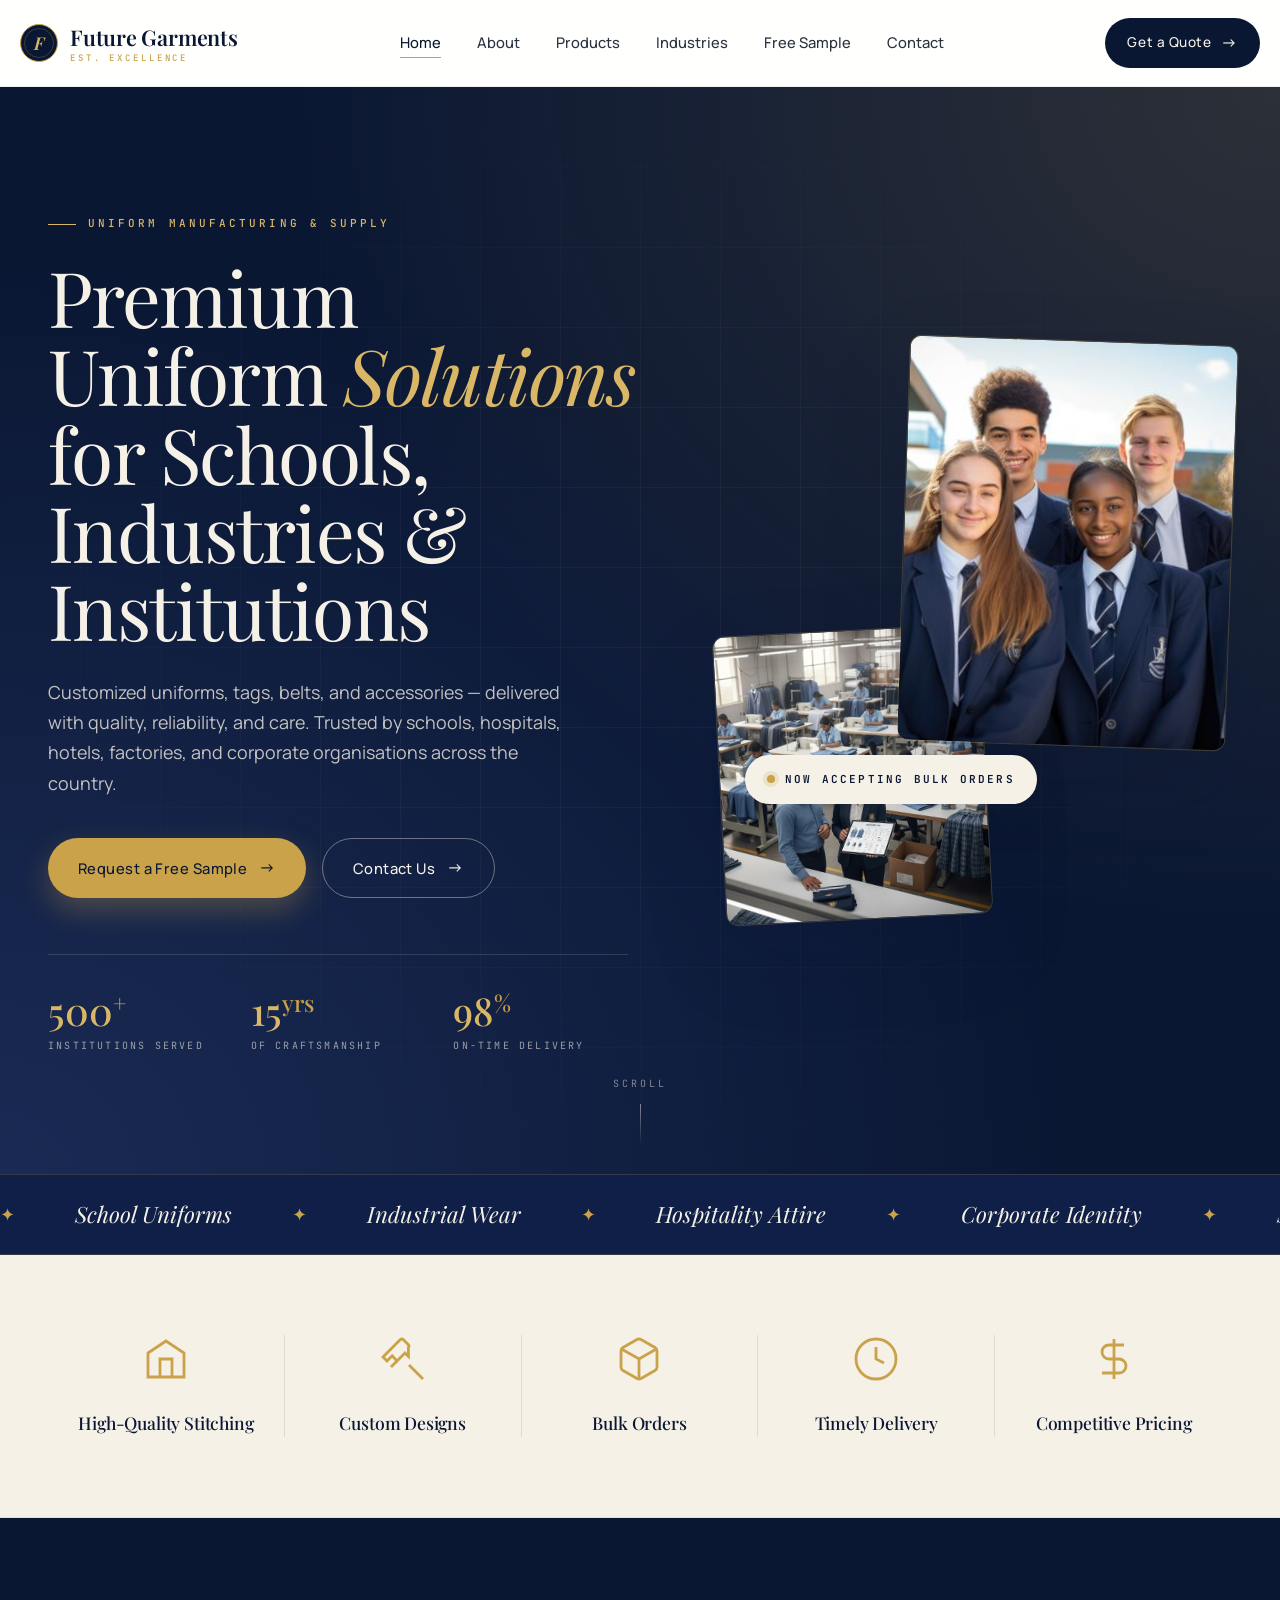
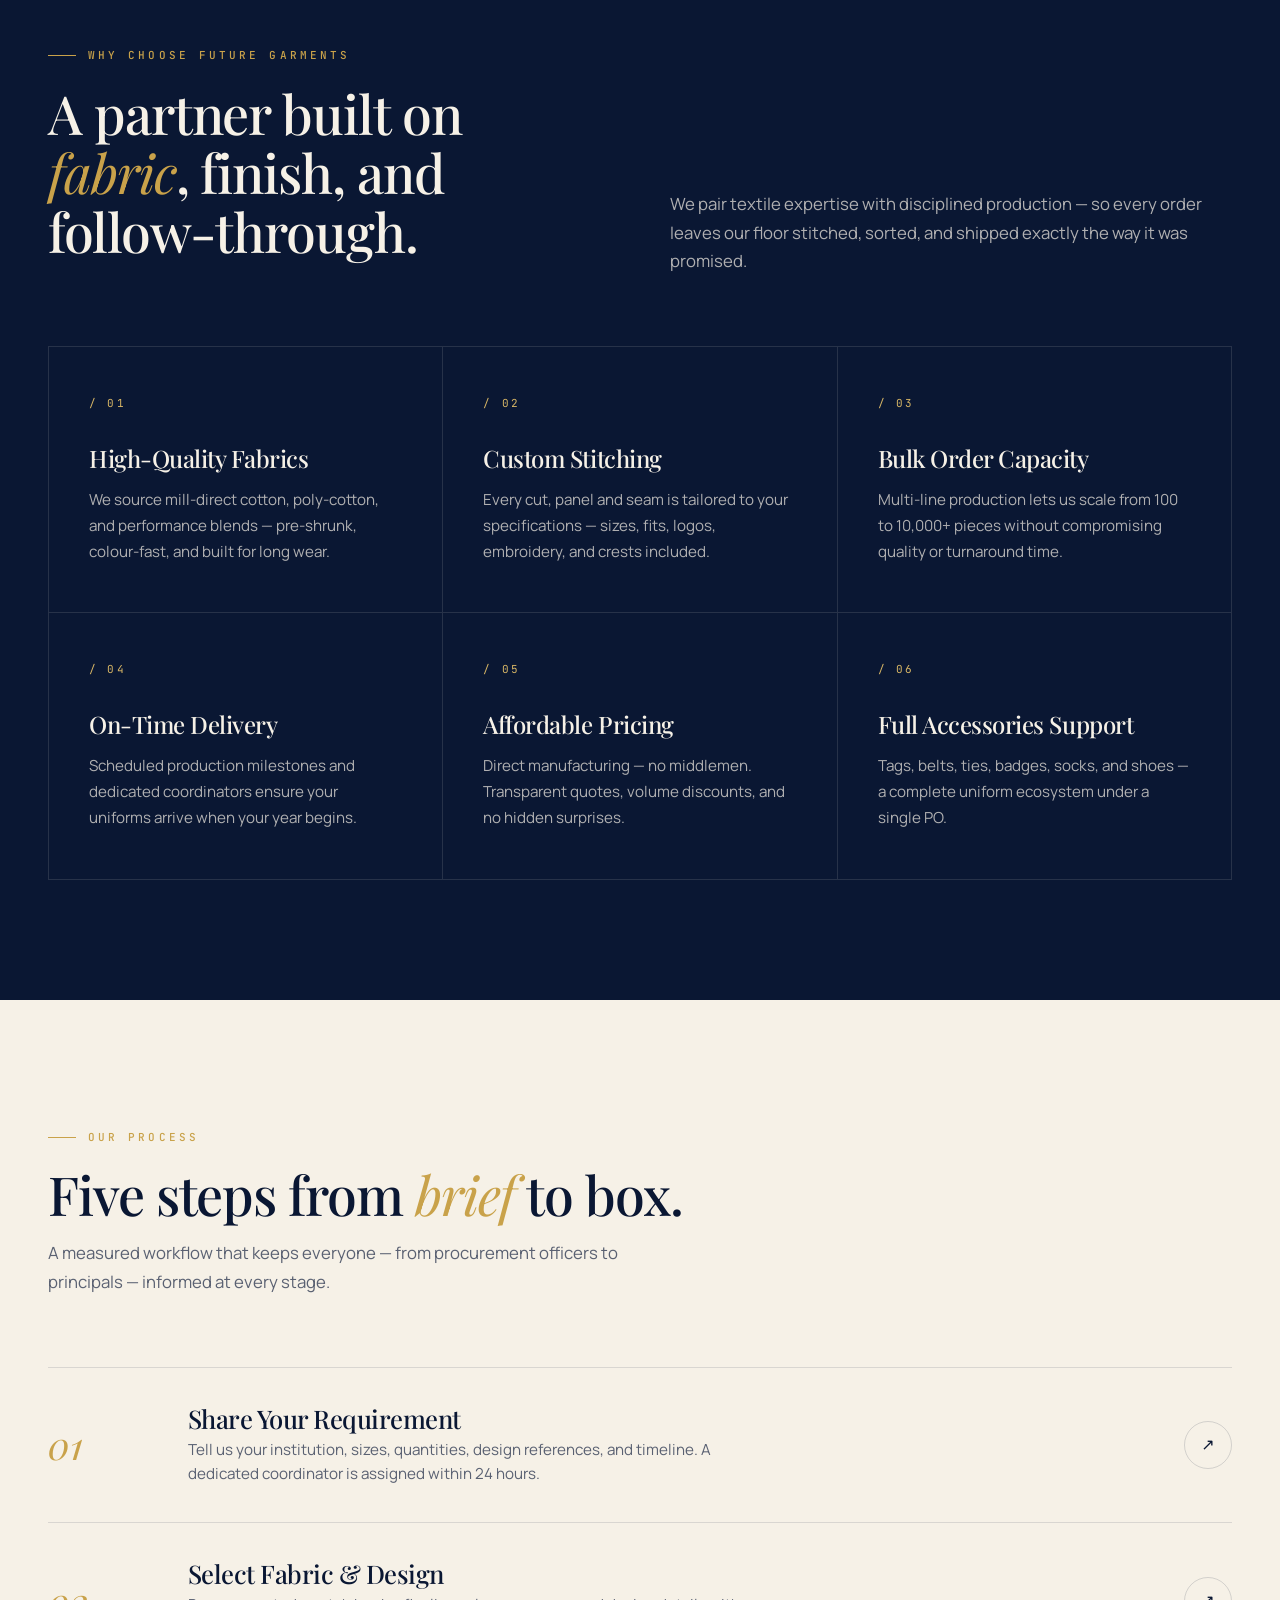
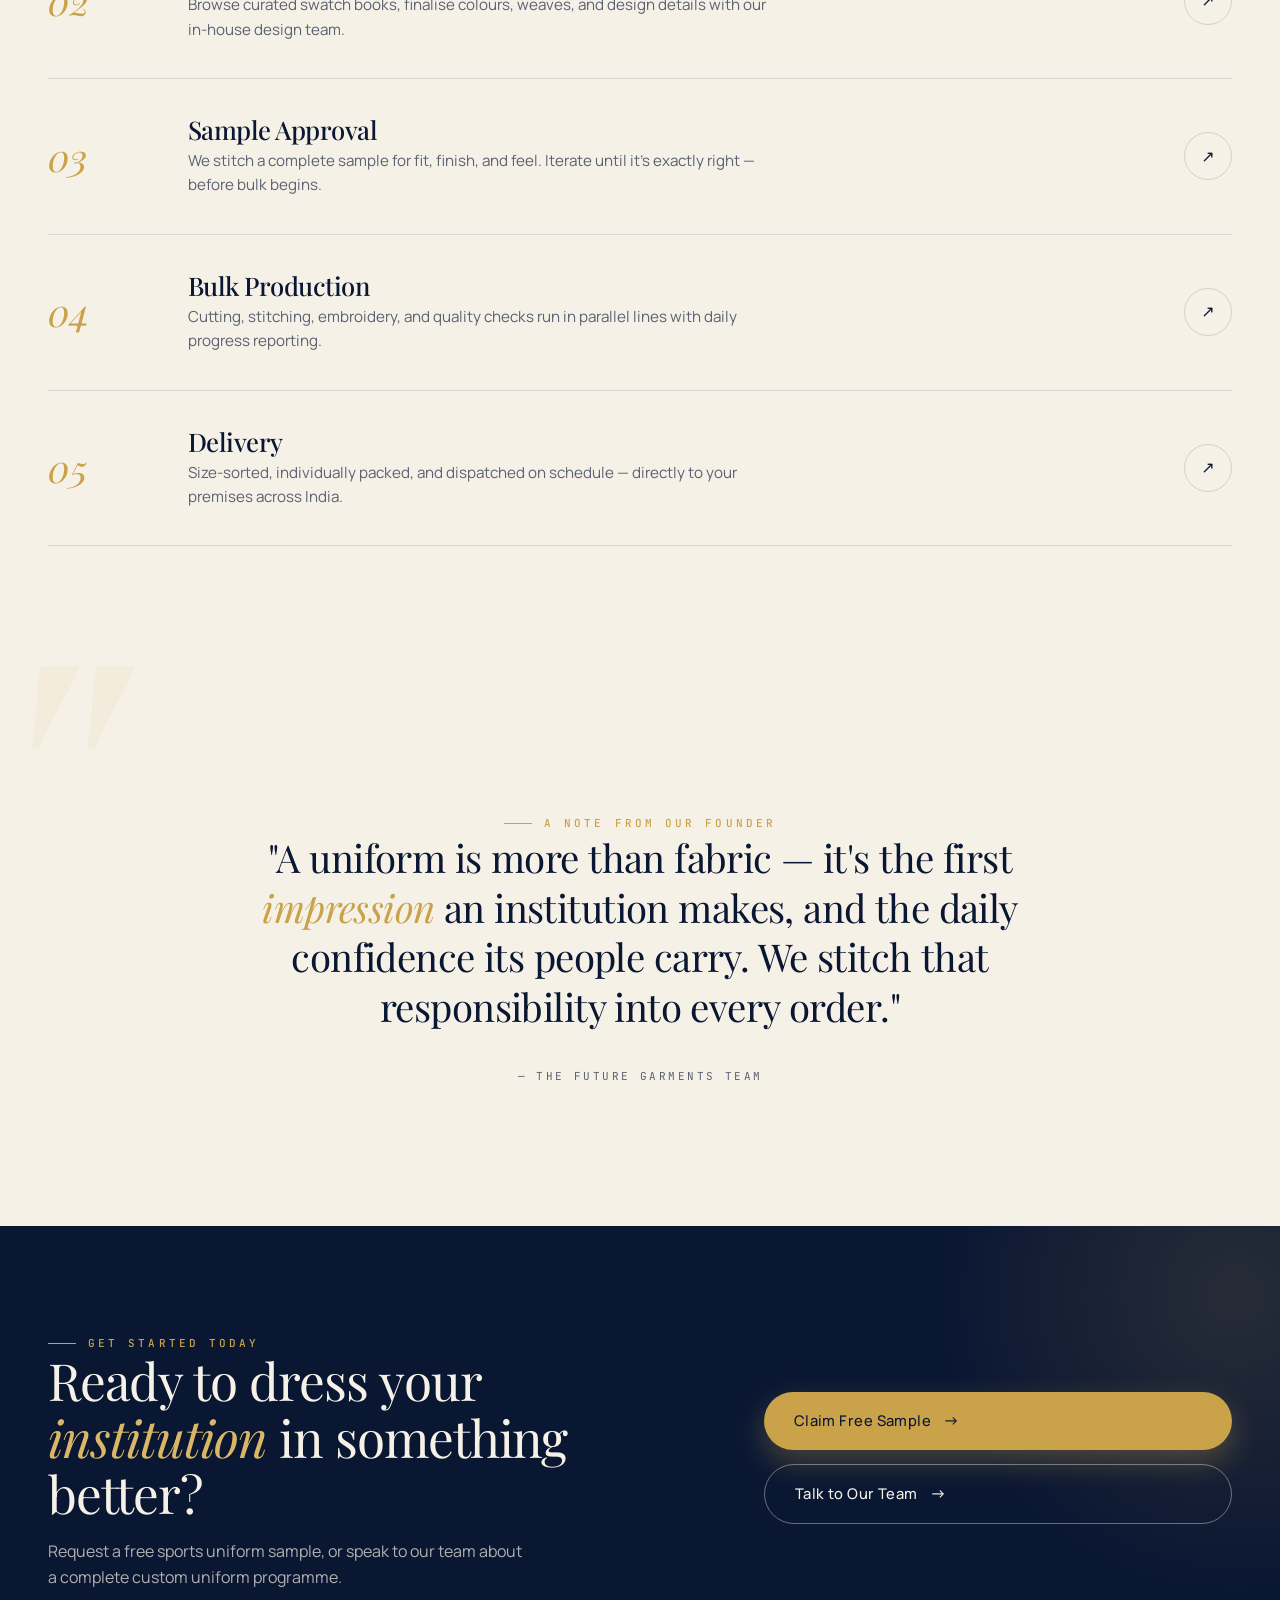
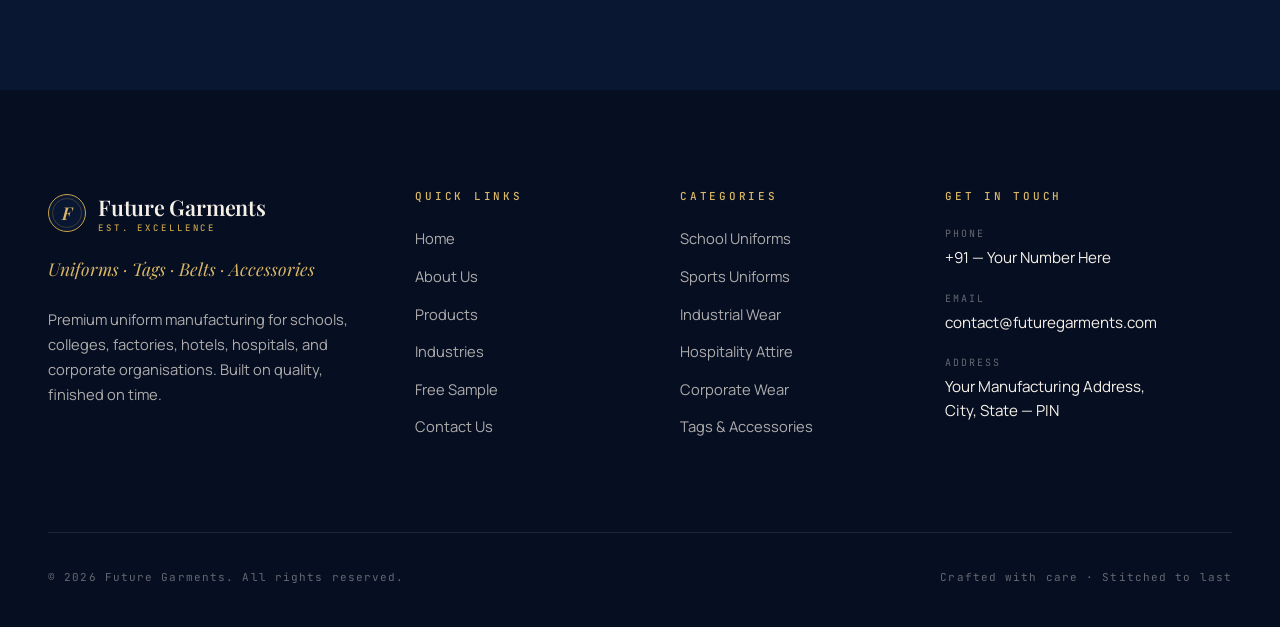
<file: index.html>
<!DOCTYPE html>
<html lang="en">
<head>
<meta charset="UTF-8" />
<meta name="viewport" content="width=device-width, initial-scale=1.0" />
<title>Future Garments — Premium Uniform Solutions for Schools, Industries & Institutions</title>
<meta name="description" content="Future Garments crafts premium uniforms, tags, belts, and accessories for schools, industries, hotels, hospitals, and corporate organisations. Custom designs, bulk orders, on-time delivery." />
<link rel="preconnect" href="https://fonts.googleapis.com" />
<link rel="preconnect" href="https://fonts.gstatic.com" crossorigin />
<link rel="stylesheet" href="https://fonts.googleapis.com/css2?family=Playfair+Display:ital,wght@0,400;0,500;0,600;1,400;1,500&family=Manrope:wght@300;400;500;600;700&family=JetBrains+Mono:wght@400;500&display=swap" />
<link rel="stylesheet" href="styles.css" />
</head>
<body>

<!-- ============== NAV ============== -->
<header class="nav">
  <div class="container nav-inner">
    <a href="index.html" class="brand">
      <span class="brand-mark">F</span>
      <span class="brand-name">
        Future Garments
        <span>Est. Excellence</span>
      </span>
    </a>
    <nav>
      <ul class="nav-links">
        <li><a href="index.html" class="active">Home</a></li>
        <li><a href="about.html">About</a></li>
        <li><a href="products.html">Products</a></li>
        <li><a href="industries.html">Industries</a></li>
        <li><a href="sample.html">Free Sample</a></li>
        <li><a href="contact.html">Contact</a></li>
      </ul>
    </nav>
    <a href="contact.html" class="nav-cta">Get a Quote</a>
    <button class="nav-toggle" aria-label="Toggle menu">
      <svg viewBox="0 0 24 24" fill="none" stroke="currentColor" stroke-width="1.8"><path d="M3 6h18M3 12h18M3 18h18" stroke-linecap="round"/></svg>
    </button>
  </div>
</header>

<!-- ============== HERO ============== -->
<section class="hero">
  <div class="hero-grid-bg"></div>
  <div class="container hero-inner">
    <div class="hero-text">
      <span class="eyebrow reveal">Uniform Manufacturing & Supply</span>
      <h1 class="reveal reveal-delay-1">
        Premium Uniform <em>Solutions</em> for Schools, Industries &amp; Institutions
      </h1>
      <p class="hero-sub reveal reveal-delay-2">
        Customized uniforms, tags, belts, and accessories — delivered with quality, reliability, and care. Trusted by schools, hospitals, hotels, factories, and corporate organisations across the country.
      </p>
      <div class="hero-buttons reveal reveal-delay-3">
        <a href="sample.html" class="btn btn-primary">Request a Free Sample</a>
        <a href="contact.html" class="btn btn-ghost">Contact Us</a>
      </div>
      <div class="hero-meta reveal reveal-delay-4">
        <div>
          <div class="hero-meta-num">500<sup>+</sup></div>
          <div class="hero-meta-label">Institutions Served</div>
        </div>
        <div>
          <div class="hero-meta-num">15<sup>yrs</sup></div>
          <div class="hero-meta-label">Of Craftsmanship</div>
        </div>
        <div>
          <div class="hero-meta-num">98<sup>%</sup></div>
          <div class="hero-meta-label">On-Time Delivery</div>
        </div>
      </div>
    </div>

    <div class="hero-visual reveal reveal-delay-2">
      <div class="hero-card hero-card-1">
        <img src="images/hero-students.png" alt="Students wearing school uniforms" />
      </div>
      <div class="hero-card hero-card-2">
        <img src="images/manufacturing-floor.png" alt="Future Garments manufacturing floor" />
      </div>
      <div class="hero-badge">
        <span class="hero-badge-dot"></span>
        Now Accepting Bulk Orders
      </div>
    </div>
  </div>

  <div class="hero-scroll">Scroll</div>
</section>

<!-- ============== MARQUEE ============== -->
<div class="marquee" aria-hidden="true">
  <div class="marquee-track">
    <span>School Uniforms</span>
    <span>Industrial Wear</span>
    <span>Hospitality Attire</span>
    <span>Corporate Identity</span>
    <span>Sports Kits</span>
    <span>Tags &amp; Belts</span>
    <span>School Uniforms</span>
    <span>Industrial Wear</span>
    <span>Hospitality Attire</span>
    <span>Corporate Identity</span>
    <span>Sports Kits</span>
    <span>Tags &amp; Belts</span>
  </div>
</div>

<!-- ============== HIGHLIGHTS ============== -->
<section class="highlights">
  <div class="container">
    <div class="highlights-grid">
      <div class="highlight-item reveal">
        <svg class="highlight-icon" viewBox="0 0 24 24" fill="none" stroke="currentColor" stroke-width="1.4"><path d="M3 9l9-6 9 6v12H3V9z"/><path d="M9 21V12h6v9"/></svg>
        <div class="highlight-title">High-Quality Stitching</div>
      </div>
      <div class="highlight-item reveal reveal-delay-1">
        <svg class="highlight-icon" viewBox="0 0 24 24" fill="none" stroke="currentColor" stroke-width="1.4"><path d="M14.7 6.3a1 1 0 0 0 0-1.4l-2.6-2.6a1 1 0 0 0-1.4 0L2 11l2 2 2.6-2.6L9 13l4-4 1.7 1.7L14.7 6.3z"/><path d="M22 22l-7-7"/><path d="M9 13l-3 3"/></svg>
        <div class="highlight-title">Custom Designs</div>
      </div>
      <div class="highlight-item reveal reveal-delay-2">
        <svg class="highlight-icon" viewBox="0 0 24 24" fill="none" stroke="currentColor" stroke-width="1.4"><path d="M21 16V8a2 2 0 0 0-1-1.73l-7-4a2 2 0 0 0-2 0l-7 4A2 2 0 0 0 3 8v8a2 2 0 0 0 1 1.73l7 4a2 2 0 0 0 2 0l7-4A2 2 0 0 0 21 16z"/><path d="M3.27 6.96L12 12l8.73-5.04"/><path d="M12 22V12"/></svg>
        <div class="highlight-title">Bulk Orders</div>
      </div>
      <div class="highlight-item reveal reveal-delay-3">
        <svg class="highlight-icon" viewBox="0 0 24 24" fill="none" stroke="currentColor" stroke-width="1.4"><circle cx="12" cy="12" r="10"/><path d="M12 6v6l4 2"/></svg>
        <div class="highlight-title">Timely Delivery</div>
      </div>
      <div class="highlight-item reveal reveal-delay-4">
        <svg class="highlight-icon" viewBox="0 0 24 24" fill="none" stroke="currentColor" stroke-width="1.4"><path d="M12 2v20M17 5H9.5a3.5 3.5 0 0 0 0 7h5a3.5 3.5 0 0 1 0 7H6"/></svg>
        <div class="highlight-title">Competitive Pricing</div>
      </div>
    </div>
  </div>
</section>

<!-- ============== WHY CHOOSE US ============== -->
<section class="section section-dark">
  <div class="container">
    <div class="section-head">
      <div class="reveal">
        <span class="eyebrow">Why Choose Future Garments</span>
        <h2 class="section-title">A partner built on <em>fabric</em>, finish, and follow-through.</h2>
      </div>
      <p class="section-lead reveal reveal-delay-1">
        We pair textile expertise with disciplined production — so every order leaves our floor stitched, sorted, and shipped exactly the way it was promised.
      </p>
    </div>

    <div class="feature-grid">
      <div class="feature-card reveal">
        <div class="feature-num">/ 01</div>
        <h3>High-Quality Fabrics</h3>
        <p>We source mill-direct cotton, poly-cotton, and performance blends — pre-shrunk, colour-fast, and built for long wear.</p>
      </div>
      <div class="feature-card reveal reveal-delay-1">
        <div class="feature-num">/ 02</div>
        <h3>Custom Stitching</h3>
        <p>Every cut, panel and seam is tailored to your specifications — sizes, fits, logos, embroidery, and crests included.</p>
      </div>
      <div class="feature-card reveal reveal-delay-2">
        <div class="feature-num">/ 03</div>
        <h3>Bulk Order Capacity</h3>
        <p>Multi-line production lets us scale from 100 to 10,000+ pieces without compromising quality or turnaround time.</p>
      </div>
      <div class="feature-card reveal reveal-delay-3">
        <div class="feature-num">/ 04</div>
        <h3>On-Time Delivery</h3>
        <p>Scheduled production milestones and dedicated coordinators ensure your uniforms arrive when your year begins.</p>
      </div>
      <div class="feature-card reveal reveal-delay-4">
        <div class="feature-num">/ 05</div>
        <h3>Affordable Pricing</h3>
        <p>Direct manufacturing — no middlemen. Transparent quotes, volume discounts, and no hidden surprises.</p>
      </div>
      <div class="feature-card reveal reveal-delay-4">
        <div class="feature-num">/ 06</div>
        <h3>Full Accessories Support</h3>
        <p>Tags, belts, ties, badges, socks, and shoes — a complete uniform ecosystem under a single PO.</p>
      </div>
    </div>
  </div>
</section>

<!-- ============== PROCESS ============== -->
<section class="section section-cream">
  <div class="container">
    <div class="section-head-single reveal">
      <span class="eyebrow">Our Process</span>
      <h2 class="section-title">Five steps from <em>brief</em> to box.</h2>
      <p class="section-lead">A measured workflow that keeps everyone — from procurement officers to principals — informed at every stage.</p>
    </div>

    <div class="process-list">
      <div class="process-item reveal">
        <div class="process-num">01</div>
        <div class="process-content">
          <h3>Share Your Requirement</h3>
          <p>Tell us your institution, sizes, quantities, design references, and timeline. A dedicated coordinator is assigned within 24 hours.</p>
        </div>
        <div class="process-arrow">↗</div>
      </div>
      <div class="process-item reveal reveal-delay-1">
        <div class="process-num">02</div>
        <div class="process-content">
          <h3>Select Fabric &amp; Design</h3>
          <p>Browse curated swatch books, finalise colours, weaves, and design details with our in-house design team.</p>
        </div>
        <div class="process-arrow">↗</div>
      </div>
      <div class="process-item reveal reveal-delay-2">
        <div class="process-num">03</div>
        <div class="process-content">
          <h3>Sample Approval</h3>
          <p>We stitch a complete sample for fit, finish, and feel. Iterate until it's exactly right — before bulk begins.</p>
        </div>
        <div class="process-arrow">↗</div>
      </div>
      <div class="process-item reveal reveal-delay-3">
        <div class="process-num">04</div>
        <div class="process-content">
          <h3>Bulk Production</h3>
          <p>Cutting, stitching, embroidery, and quality checks run in parallel lines with daily progress reporting.</p>
        </div>
        <div class="process-arrow">↗</div>
      </div>
      <div class="process-item reveal reveal-delay-4">
        <div class="process-num">05</div>
        <div class="process-content">
          <h3>Delivery</h3>
          <p>Size-sorted, individually packed, and dispatched on schedule — directly to your premises across India.</p>
        </div>
        <div class="process-arrow">↗</div>
      </div>
    </div>
  </div>
</section>

<!-- ============== QUOTE ============== -->
<section class="quote-section">
  <div class="container">
    <div class="quote-content reveal">
      <span class="eyebrow" style="justify-content: center; display: inline-flex;">A Note From Our Founder</span>
      <blockquote>
        "A uniform is more than fabric — it's the first <em>impression</em> an institution makes, and the daily confidence its people carry. We stitch that responsibility into every order."
      </blockquote>
      <div class="quote-attr">— The Future Garments Team</div>
    </div>
  </div>
</section>

<!-- ============== CTA ============== -->
<section class="cta-strip">
  <div class="container cta-inner">
    <div class="reveal">
      <span class="eyebrow">Get Started Today</span>
      <h2>Ready to dress your <em>institution</em> in something better?</h2>
      <p>Request a free sports uniform sample, or speak to our team about a complete custom uniform programme.</p>
    </div>
    <div class="cta-actions reveal reveal-delay-2">
      <a href="sample.html" class="btn btn-primary">Claim Free Sample</a>
      <a href="contact.html" class="btn btn-ghost">Talk to Our Team</a>
    </div>
  </div>
</section>

<!-- ============== FOOTER ============== -->
<footer class="footer">
  <div class="container">
    <div class="footer-grid">
      <div class="footer-brand">
        <div class="brand">
          <span class="brand-mark">F</span>
          <span class="brand-name">
            Future Garments
            <span>Est. Excellence</span>
          </span>
        </div>
        <div class="footer-tagline">Uniforms · Tags · Belts · Accessories</div>
        <p class="footer-desc">Premium uniform manufacturing for schools, colleges, factories, hotels, hospitals, and corporate organisations. Built on quality, finished on time.</p>
      </div>

      <div class="footer-col">
        <h4>Quick Links</h4>
        <ul>
          <li><a href="index.html">Home</a></li>
          <li><a href="about.html">About Us</a></li>
          <li><a href="products.html">Products</a></li>
          <li><a href="industries.html">Industries</a></li>
          <li><a href="sample.html">Free Sample</a></li>
          <li><a href="contact.html">Contact Us</a></li>
        </ul>
      </div>

      <div class="footer-col">
        <h4>Categories</h4>
        <ul>
          <li><a href="products.html">School Uniforms</a></li>
          <li><a href="products.html">Sports Uniforms</a></li>
          <li><a href="products.html">Industrial Wear</a></li>
          <li><a href="products.html">Hospitality Attire</a></li>
          <li><a href="products.html">Corporate Wear</a></li>
          <li><a href="products.html">Tags &amp; Accessories</a></li>
        </ul>
      </div>

      <div class="footer-col">
        <h4>Get in Touch</h4>
        <div class="footer-contact-item">
          <span class="footer-contact-label">Phone</span>
          <span class="footer-contact-value">+91 — Your Number Here</span>
        </div>
        <div class="footer-contact-item">
          <span class="footer-contact-label">Email</span>
          <span class="footer-contact-value">contact@futuregarments.com</span>
        </div>
        <div class="footer-contact-item">
          <span class="footer-contact-label">Address</span>
          <span class="footer-contact-value">Your Manufacturing Address,<br/>City, State — PIN</span>
        </div>
      </div>
    </div>

    <div class="footer-bottom">
      <span>© 2026 Future Garments. All rights reserved.</span>
      <span>Crafted with care · Stitched to last</span>
    </div>
  </div>
</footer>

<script src="script.js"></script>
</body>
</html>
</file>
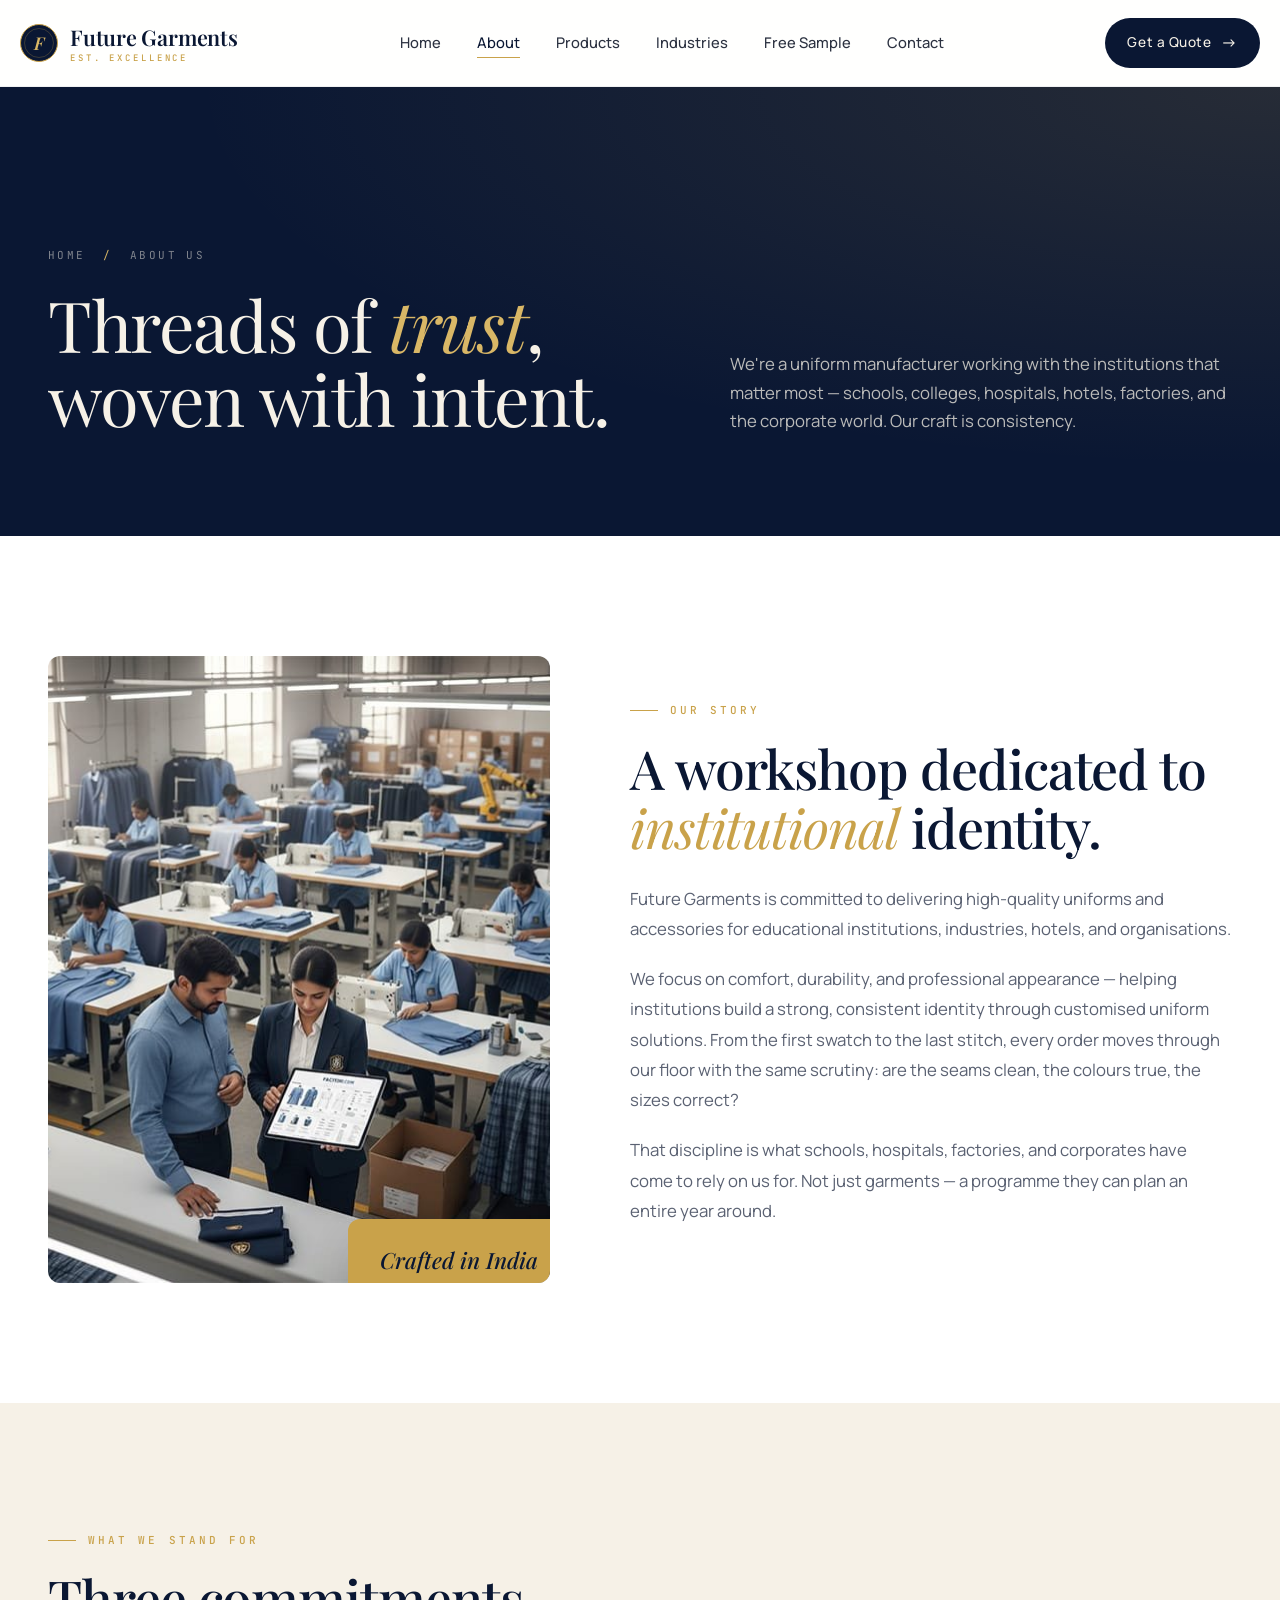
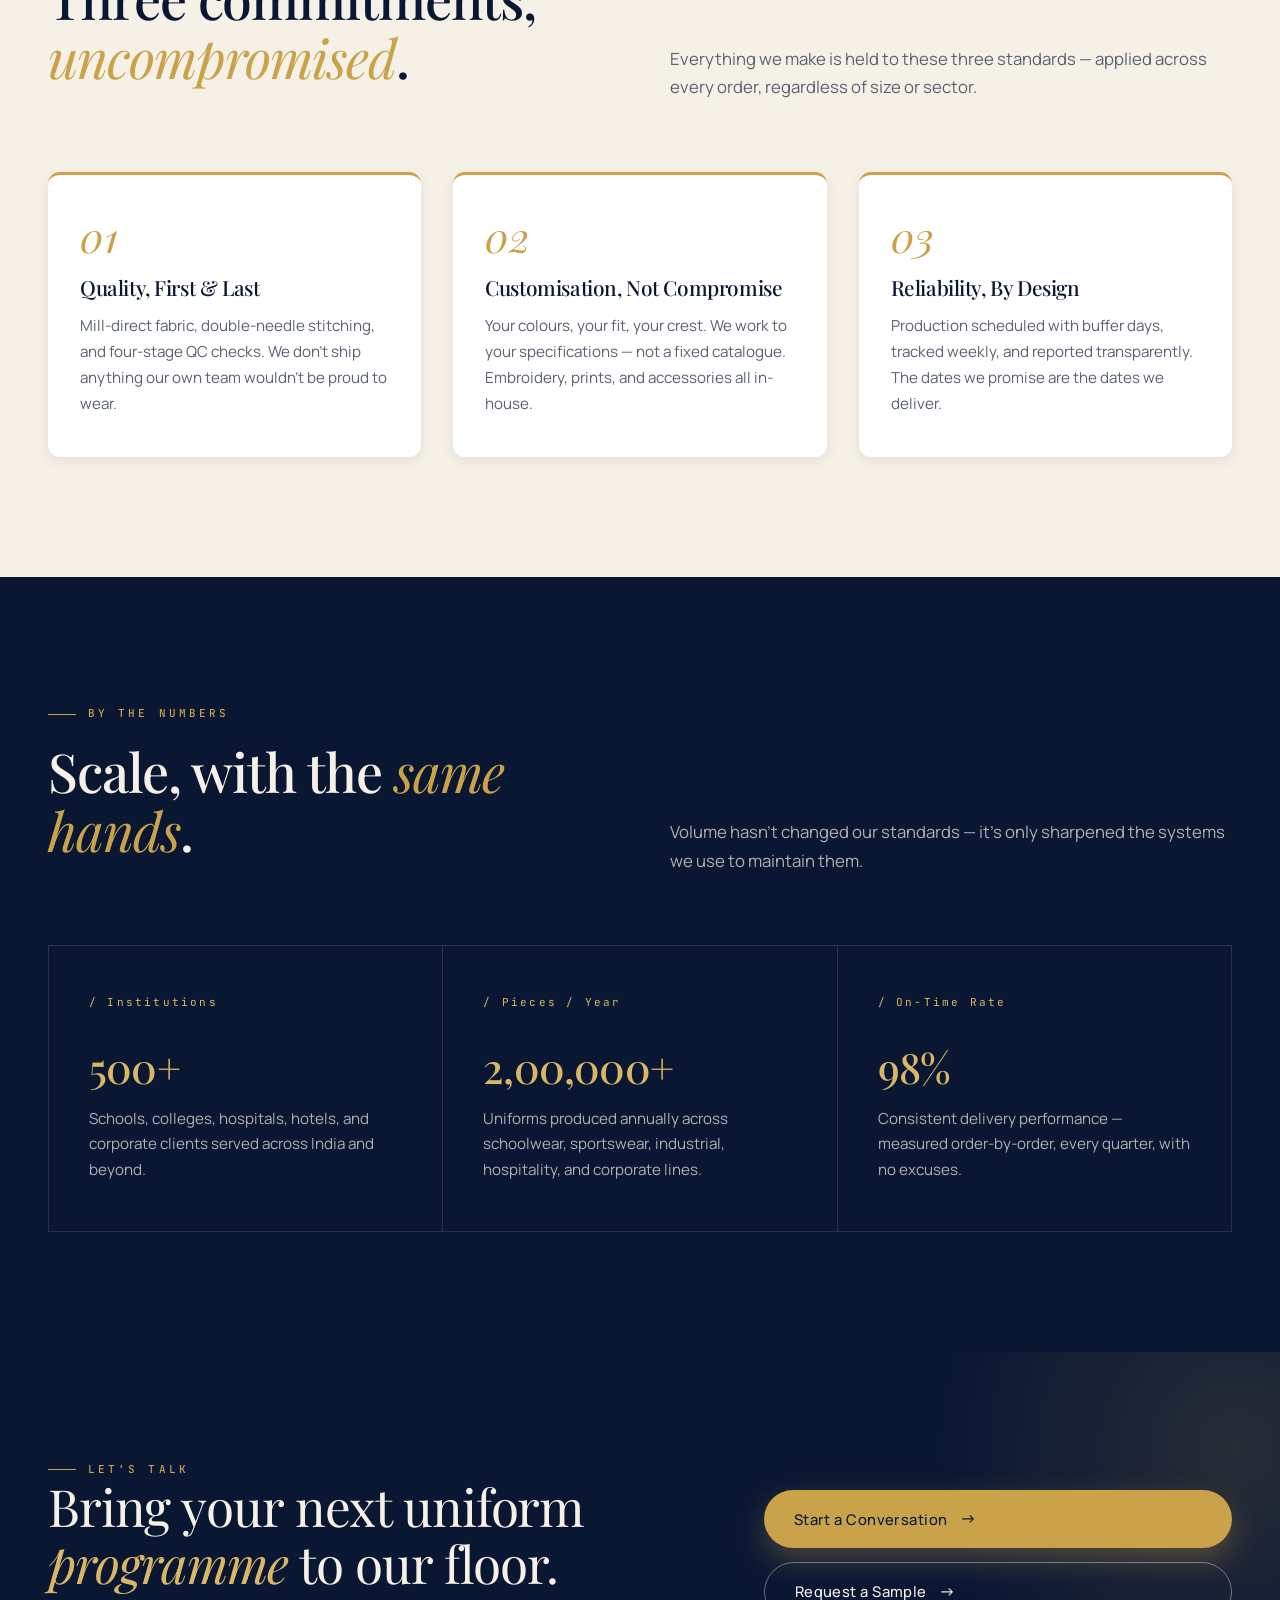
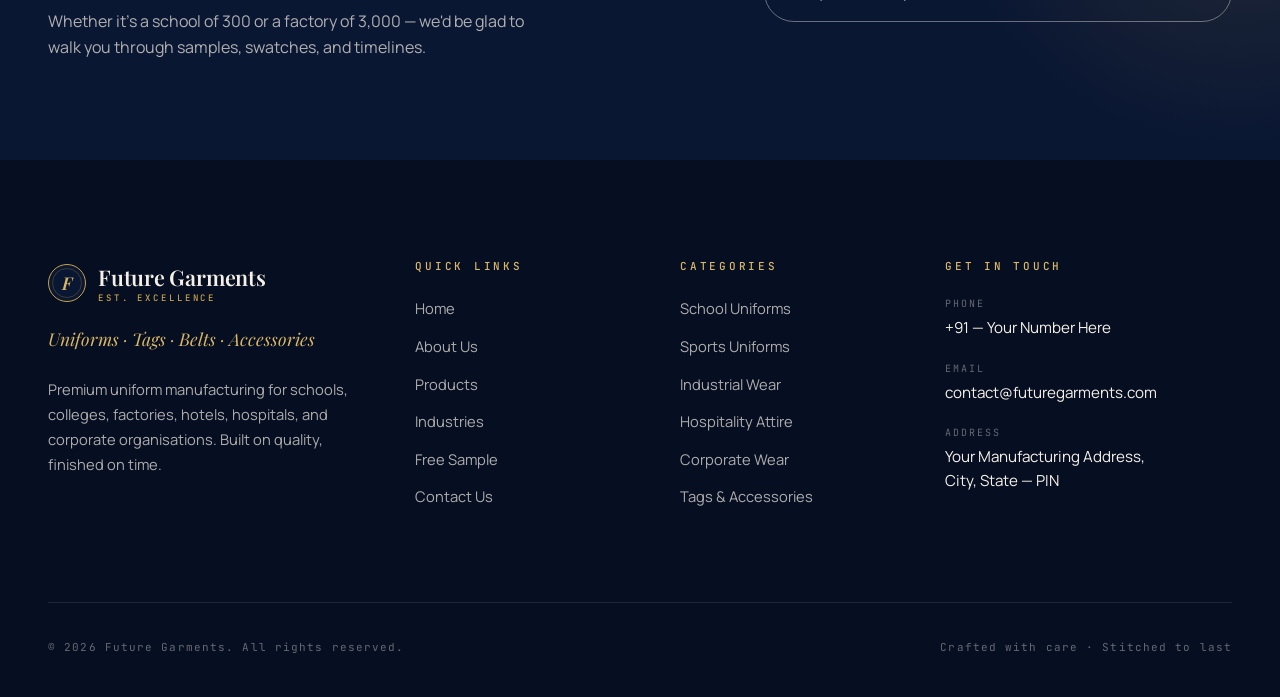
<file: about.html>
<!DOCTYPE html>
<html lang="en">
<head>
<meta charset="UTF-8" />
<meta name="viewport" content="width=device-width, initial-scale=1.0" />
<title>About Us — Future Garments</title>
<meta name="description" content="Future Garments is committed to delivering high-quality uniforms and accessories for educational institutions, industries, hotels, and organisations." />
<link rel="preconnect" href="https://fonts.googleapis.com" />
<link rel="preconnect" href="https://fonts.gstatic.com" crossorigin />
<link rel="stylesheet" href="https://fonts.googleapis.com/css2?family=Playfair+Display:ital,wght@0,400;0,500;0,600;1,400;1,500&family=Manrope:wght@300;400;500;600;700&family=JetBrains+Mono:wght@400;500&display=swap" />
<link rel="stylesheet" href="styles.css" />
</head>
<body>

<!-- ============== NAV ============== -->
<header class="nav">
  <div class="container nav-inner">
    <a href="index.html" class="brand">
      <span class="brand-mark">F</span>
      <span class="brand-name">
        Future Garments
        <span>Est. Excellence</span>
      </span>
    </a>
    <nav>
      <ul class="nav-links">
        <li><a href="index.html">Home</a></li>
        <li><a href="about.html" class="active">About</a></li>
        <li><a href="products.html">Products</a></li>
        <li><a href="industries.html">Industries</a></li>
        <li><a href="sample.html">Free Sample</a></li>
        <li><a href="contact.html">Contact</a></li>
      </ul>
    </nav>
    <a href="contact.html" class="nav-cta">Get a Quote</a>
    <button class="nav-toggle" aria-label="Toggle menu">
      <svg viewBox="0 0 24 24" fill="none" stroke="currentColor" stroke-width="1.8"><path d="M3 6h18M3 12h18M3 18h18" stroke-linecap="round"/></svg>
    </button>
  </div>
</header>

<!-- ============== PAGE HEADER ============== -->
<section class="page-header">
  <div class="container page-header-inner">
    <div>
      <div class="crumb"><a href="index.html">Home</a> <span>/</span> About Us</div>
      <h1>Threads of <em>trust</em>, woven with intent.</h1>
    </div>
    <p class="page-header-lead">
      We're a uniform manufacturer working with the institutions that matter most — schools, colleges, hospitals, hotels, factories, and the corporate world. Our craft is consistency.
    </p>
  </div>
</section>

<!-- ============== ABOUT INTRO ============== -->
<section class="section section-paper">
  <div class="container">
    <div class="about-grid">
      <div class="about-image reveal">
        <img src="images/manufacturing-floor.png" alt="Future Garments manufacturing floor" />
        <div class="about-image-deco">Crafted in India</div>
      </div>
      <div class="about-text reveal reveal-delay-1">
        <span class="eyebrow">Our Story</span>
        <h2 class="section-title">A workshop dedicated to <em>institutional</em> identity.</h2>
        <p>
          Future Garments is committed to delivering high-quality uniforms and accessories for educational institutions, industries, hotels, and organisations.
        </p>
        <p>
          We focus on comfort, durability, and professional appearance — helping institutions build a strong, consistent identity through customised uniform solutions. From the first swatch to the last stitch, every order moves through our floor with the same scrutiny: are the seams clean, the colours true, the sizes correct?
        </p>
        <p>
          That discipline is what schools, hospitals, factories, and corporates have come to rely on us for. Not just garments — a programme they can plan an entire year around.
        </p>
      </div>
    </div>
  </div>
</section>

<!-- ============== VALUES ============== -->
<section class="section section-cream">
  <div class="container">
    <div class="section-head">
      <div class="reveal">
        <span class="eyebrow">What We Stand For</span>
        <h2 class="section-title">Three commitments, <em>uncompromised</em>.</h2>
      </div>
      <p class="section-lead reveal reveal-delay-1">
        Everything we make is held to these three standards — applied across every order, regardless of size or sector.
      </p>
    </div>

    <div class="values-grid">
      <div class="value-card reveal">
        <div class="value-card-num">01</div>
        <h3>Quality, First &amp; Last</h3>
        <p>Mill-direct fabric, double-needle stitching, and four-stage QC checks. We don't ship anything our own team wouldn't be proud to wear.</p>
      </div>
      <div class="value-card reveal reveal-delay-1">
        <div class="value-card-num">02</div>
        <h3>Customisation, Not Compromise</h3>
        <p>Your colours, your fit, your crest. We work to your specifications — not a fixed catalogue. Embroidery, prints, and accessories all in-house.</p>
      </div>
      <div class="value-card reveal reveal-delay-2">
        <div class="value-card-num">03</div>
        <h3>Reliability, By Design</h3>
        <p>Production scheduled with buffer days, tracked weekly, and reported transparently. The dates we promise are the dates we deliver.</p>
      </div>
    </div>
  </div>
</section>

<!-- ============== STATS ============== -->
<section class="section section-dark">
  <div class="container">
    <div class="section-head">
      <div class="reveal">
        <span class="eyebrow">By the Numbers</span>
        <h2 class="section-title">Scale, with the <em>same hands</em>.</h2>
      </div>
      <p class="section-lead reveal reveal-delay-1">
        Volume hasn't changed our standards — it's only sharpened the systems we use to maintain them.
      </p>
    </div>

    <div class="feature-grid">
      <div class="feature-card reveal">
        <div class="feature-num">/ Institutions</div>
        <h3 style="font-size: 2.6rem; color: var(--gold-400);">500+</h3>
        <p>Schools, colleges, hospitals, hotels, and corporate clients served across India and beyond.</p>
      </div>
      <div class="feature-card reveal reveal-delay-1">
        <div class="feature-num">/ Pieces / Year</div>
        <h3 style="font-size: 2.6rem; color: var(--gold-400);">2,00,000+</h3>
        <p>Uniforms produced annually across schoolwear, sportswear, industrial, hospitality, and corporate lines.</p>
      </div>
      <div class="feature-card reveal reveal-delay-2">
        <div class="feature-num">/ On-Time Rate</div>
        <h3 style="font-size: 2.6rem; color: var(--gold-400);">98%</h3>
        <p>Consistent delivery performance — measured order-by-order, every quarter, with no excuses.</p>
      </div>
    </div>
  </div>
</section>

<!-- ============== CTA ============== -->
<section class="cta-strip">
  <div class="container cta-inner">
    <div class="reveal">
      <span class="eyebrow">Let's Talk</span>
      <h2>Bring your next uniform <em>programme</em> to our floor.</h2>
      <p>Whether it's a school of 300 or a factory of 3,000 — we'd be glad to walk you through samples, swatches, and timelines.</p>
    </div>
    <div class="cta-actions reveal reveal-delay-2">
      <a href="contact.html" class="btn btn-primary">Start a Conversation</a>
      <a href="sample.html" class="btn btn-ghost">Request a Sample</a>
    </div>
  </div>
</section>

<!-- ============== FOOTER ============== -->
<footer class="footer">
  <div class="container">
    <div class="footer-grid">
      <div class="footer-brand">
        <div class="brand">
          <span class="brand-mark">F</span>
          <span class="brand-name">
            Future Garments
            <span>Est. Excellence</span>
          </span>
        </div>
        <div class="footer-tagline">Uniforms · Tags · Belts · Accessories</div>
        <p class="footer-desc">Premium uniform manufacturing for schools, colleges, factories, hotels, hospitals, and corporate organisations. Built on quality, finished on time.</p>
      </div>
      <div class="footer-col">
        <h4>Quick Links</h4>
        <ul>
          <li><a href="index.html">Home</a></li>
          <li><a href="about.html">About Us</a></li>
          <li><a href="products.html">Products</a></li>
          <li><a href="industries.html">Industries</a></li>
          <li><a href="sample.html">Free Sample</a></li>
          <li><a href="contact.html">Contact Us</a></li>
        </ul>
      </div>
      <div class="footer-col">
        <h4>Categories</h4>
        <ul>
          <li><a href="products.html">School Uniforms</a></li>
          <li><a href="products.html">Sports Uniforms</a></li>
          <li><a href="products.html">Industrial Wear</a></li>
          <li><a href="products.html">Hospitality Attire</a></li>
          <li><a href="products.html">Corporate Wear</a></li>
          <li><a href="products.html">Tags &amp; Accessories</a></li>
        </ul>
      </div>
      <div class="footer-col">
        <h4>Get in Touch</h4>
        <div class="footer-contact-item">
          <span class="footer-contact-label">Phone</span>
          <span class="footer-contact-value">+91 — Your Number Here</span>
        </div>
        <div class="footer-contact-item">
          <span class="footer-contact-label">Email</span>
          <span class="footer-contact-value">contact@futuregarments.com</span>
        </div>
        <div class="footer-contact-item">
          <span class="footer-contact-label">Address</span>
          <span class="footer-contact-value">Your Manufacturing Address,<br/>City, State — PIN</span>
        </div>
      </div>
    </div>
    <div class="footer-bottom">
      <span>© 2026 Future Garments. All rights reserved.</span>
      <span>Crafted with care · Stitched to last</span>
    </div>
  </div>
</footer>

<script src="script.js"></script>
</body>
</html>
</file>
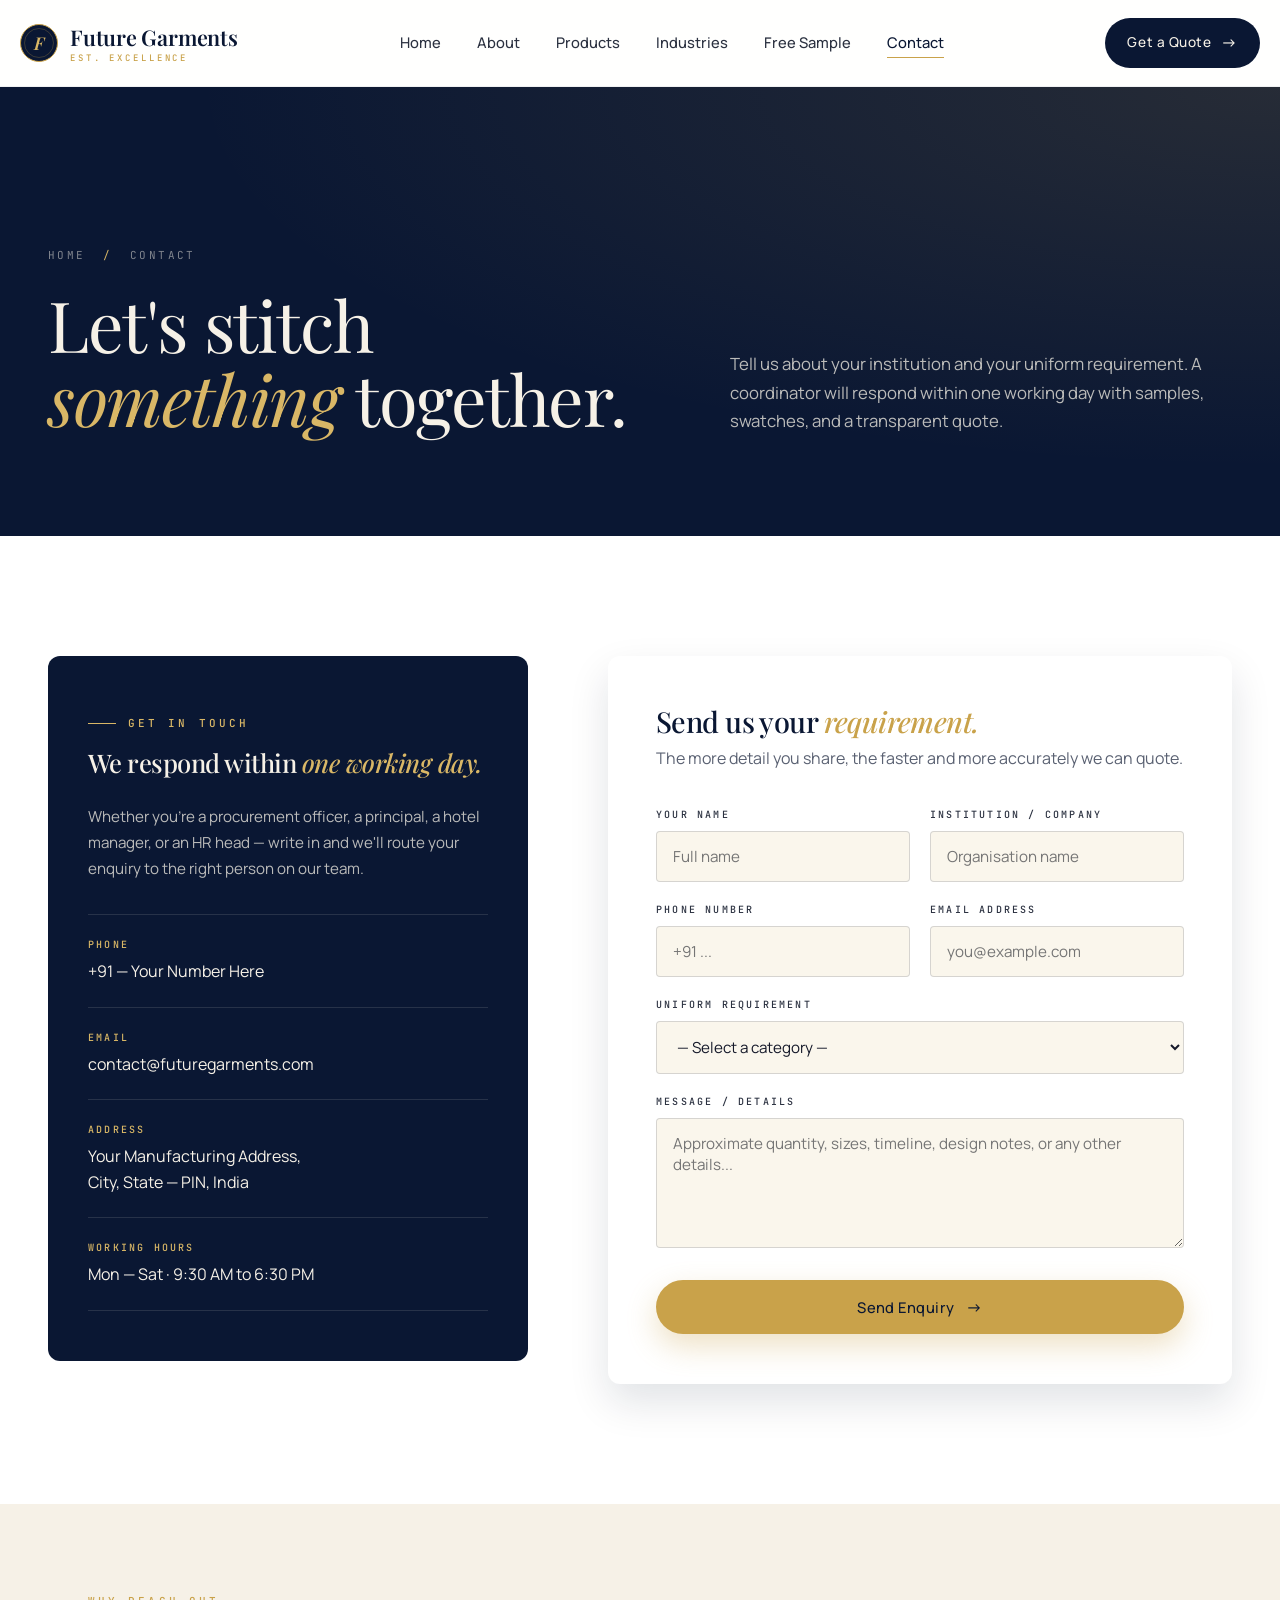
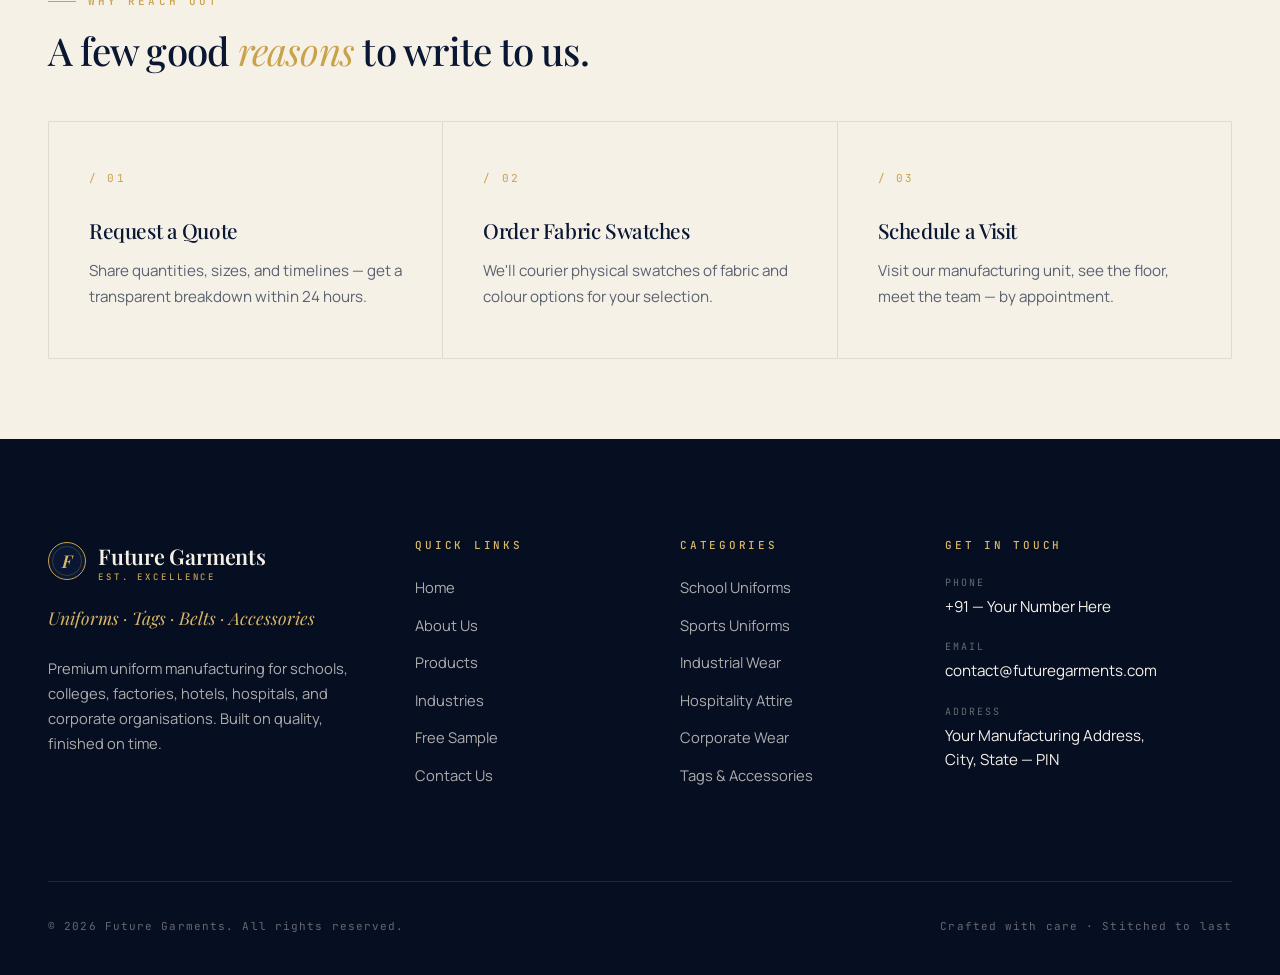
<file: contact.html>
<!DOCTYPE html>
<html lang="en">
<head>
<meta charset="UTF-8" />
<meta name="viewport" content="width=device-width, initial-scale=1.0" />
<title>Contact Us — Future Garments</title>
<meta name="description" content="Talk to Future Garments about uniforms, tags, belts, and accessories for your institution or organisation." />
<link rel="preconnect" href="https://fonts.googleapis.com" />
<link rel="preconnect" href="https://fonts.gstatic.com" crossorigin />
<link rel="stylesheet" href="https://fonts.googleapis.com/css2?family=Playfair+Display:ital,wght@0,400;0,500;0,600;1,400;1,500&family=Manrope:wght@300;400;500;600;700&family=JetBrains+Mono:wght@400;500&display=swap" />
<link rel="stylesheet" href="styles.css" />
</head>
<body>

<header class="nav">
  <div class="container nav-inner">
    <a href="index.html" class="brand">
      <span class="brand-mark">F</span>
      <span class="brand-name">Future Garments<span>Est. Excellence</span></span>
    </a>
    <nav>
      <ul class="nav-links">
        <li><a href="index.html">Home</a></li>
        <li><a href="about.html">About</a></li>
        <li><a href="products.html">Products</a></li>
        <li><a href="industries.html">Industries</a></li>
        <li><a href="sample.html">Free Sample</a></li>
        <li><a href="contact.html" class="active">Contact</a></li>
      </ul>
    </nav>
    <a href="contact.html" class="nav-cta">Get a Quote</a>
    <button class="nav-toggle" aria-label="Toggle menu">
      <svg viewBox="0 0 24 24" fill="none" stroke="currentColor" stroke-width="1.8"><path d="M3 6h18M3 12h18M3 18h18" stroke-linecap="round"/></svg>
    </button>
  </div>
</header>

<section class="page-header">
  <div class="container page-header-inner">
    <div>
      <div class="crumb"><a href="index.html">Home</a> <span>/</span> Contact</div>
      <h1>Let's stitch <em>something</em> together.</h1>
    </div>
    <p class="page-header-lead">
      Tell us about your institution and your uniform requirement. A coordinator will respond within one working day with samples, swatches, and a transparent quote.
    </p>
  </div>
</section>

<section class="section section-paper">
  <div class="container">
    <div class="contact-grid">
      <aside class="reveal">
        <div class="contact-info-card">
          <span class="eyebrow">Get in Touch</span>
          <h3>We respond within <em style="color: var(--gold-400); font-style: italic; font-family: var(--font-display);">one working day.</em></h3>
          <p style="color: rgba(246, 241, 231, 0.75); line-height: 1.7; font-size: 0.95rem;">
            Whether you're a procurement officer, a principal, a hotel manager, or an HR head — write in and we'll route your enquiry to the right person on our team.
          </p>

          <ul class="contact-info-list">
            <li>
              <strong>Phone</strong>
              <span>+91 — Your Number Here</span>
            </li>
            <li>
              <strong>Email</strong>
              <span>contact@futuregarments.com</span>
            </li>
            <li>
              <strong>Address</strong>
              <span>Your Manufacturing Address,<br/>City, State — PIN, India</span>
            </li>
            <li>
              <strong>Working Hours</strong>
              <span>Mon — Sat · 9:30 AM to 6:30 PM</span>
            </li>
          </ul>
        </div>
      </aside>

      <div class="contact-form reveal reveal-delay-1">
        <h3>Send us your <em style="color: var(--gold-500); font-style: italic;">requirement.</em></h3>
        <p>The more detail you share, the faster and more accurately we can quote.</p>

        <form>
          <div class="form-row">
            <div class="form-field">
              <label for="name">Your Name</label>
              <input type="text" id="name" name="name" placeholder="Full name" required />
            </div>
            <div class="form-field">
              <label for="institution">Institution / Company</label>
              <input type="text" id="institution" name="institution" placeholder="Organisation name" required />
            </div>
          </div>

          <div class="form-row">
            <div class="form-field">
              <label for="phone">Phone Number</label>
              <input type="tel" id="phone" name="phone" placeholder="+91 ..." required />
            </div>
            <div class="form-field">
              <label for="email">Email Address</label>
              <input type="email" id="email" name="email" placeholder="you@example.com" required />
            </div>
          </div>

          <div class="form-field" style="margin-bottom: 20px;">
            <label for="requirement">Uniform Requirement</label>
            <select id="requirement" name="requirement" required>
              <option value="">— Select a category —</option>
              <option value="school">School Uniforms</option>
              <option value="sports">Sports Uniforms</option>
              <option value="industrial">Industrial Uniforms</option>
              <option value="hotel">Hotel &amp; Hospitality Uniforms</option>
              <option value="corporate">Corporate Uniforms</option>
              <option value="hospital">Hospital / Healthcare Uniforms</option>
              <option value="accessories">Tags / Belts / Accessories</option>
              <option value="other">Other / Multi-Category</option>
            </select>
          </div>

          <div class="form-field" style="margin-bottom: 24px;">
            <label for="message">Message / Details</label>
            <textarea id="message" name="message" placeholder="Approximate quantity, sizes, timeline, design notes, or any other details..."></textarea>
          </div>

          <button type="submit" class="btn btn-primary form-submit">Send Enquiry</button>

          <div class="form-success">
            ✓ Thank you. Your enquiry has been received — a coordinator will be in touch within one working day.
          </div>
        </form>
      </div>
    </div>
  </div>
</section>

<!-- ============== QUICK REASONS ============== -->
<section class="section section-cream" style="padding: 80px 0;">
  <div class="container">
    <div class="section-head-single reveal" style="margin-bottom: 50px;">
      <span class="eyebrow">Why Reach Out</span>
      <h2 class="section-title" style="font-size: clamp(1.6rem, 3vw, 2.4rem);">A few good <em>reasons</em> to write to us.</h2>
    </div>

    <div class="feature-grid" style="border-color: rgba(10, 23, 51, 0.1);">
      <div class="feature-card reveal" style="border-color: rgba(10, 23, 51, 0.1);">
        <div class="feature-num" style="color: var(--gold-500);">/ 01</div>
        <h3 style="color: var(--navy-900); font-size: 1.3rem;">Request a Quote</h3>
        <p style="color: var(--grey-600);">Share quantities, sizes, and timelines — get a transparent breakdown within 24 hours.</p>
      </div>
      <div class="feature-card reveal reveal-delay-1" style="border-color: rgba(10, 23, 51, 0.1);">
        <div class="feature-num" style="color: var(--gold-500);">/ 02</div>
        <h3 style="color: var(--navy-900); font-size: 1.3rem;">Order Fabric Swatches</h3>
        <p style="color: var(--grey-600);">We'll courier physical swatches of fabric and colour options for your selection.</p>
      </div>
      <div class="feature-card reveal reveal-delay-2" style="border-color: rgba(10, 23, 51, 0.1);">
        <div class="feature-num" style="color: var(--gold-500);">/ 03</div>
        <h3 style="color: var(--navy-900); font-size: 1.3rem;">Schedule a Visit</h3>
        <p style="color: var(--grey-600);">Visit our manufacturing unit, see the floor, meet the team — by appointment.</p>
      </div>
    </div>
  </div>
</section>

<footer class="footer">
  <div class="container">
    <div class="footer-grid">
      <div class="footer-brand">
        <div class="brand">
          <span class="brand-mark">F</span>
          <span class="brand-name">Future Garments<span>Est. Excellence</span></span>
        </div>
        <div class="footer-tagline">Uniforms · Tags · Belts · Accessories</div>
        <p class="footer-desc">Premium uniform manufacturing for schools, colleges, factories, hotels, hospitals, and corporate organisations. Built on quality, finished on time.</p>
      </div>
      <div class="footer-col">
        <h4>Quick Links</h4>
        <ul>
          <li><a href="index.html">Home</a></li>
          <li><a href="about.html">About Us</a></li>
          <li><a href="products.html">Products</a></li>
          <li><a href="industries.html">Industries</a></li>
          <li><a href="sample.html">Free Sample</a></li>
          <li><a href="contact.html">Contact Us</a></li>
        </ul>
      </div>
      <div class="footer-col">
        <h4>Categories</h4>
        <ul>
          <li><a href="products.html">School Uniforms</a></li>
          <li><a href="products.html">Sports Uniforms</a></li>
          <li><a href="products.html">Industrial Wear</a></li>
          <li><a href="products.html">Hospitality Attire</a></li>
          <li><a href="products.html">Corporate Wear</a></li>
          <li><a href="products.html">Tags &amp; Accessories</a></li>
        </ul>
      </div>
      <div class="footer-col">
        <h4>Get in Touch</h4>
        <div class="footer-contact-item">
          <span class="footer-contact-label">Phone</span>
          <span class="footer-contact-value">+91 — Your Number Here</span>
        </div>
        <div class="footer-contact-item">
          <span class="footer-contact-label">Email</span>
          <span class="footer-contact-value">contact@futuregarments.com</span>
        </div>
        <div class="footer-contact-item">
          <span class="footer-contact-label">Address</span>
          <span class="footer-contact-value">Your Manufacturing Address,<br/>City, State — PIN</span>
        </div>
      </div>
    </div>
    <div class="footer-bottom">
      <span>© 2026 Future Garments. All rights reserved.</span>
      <span>Crafted with care · Stitched to last</span>
    </div>
  </div>
</footer>

<script src="script.js"></script>
</body>
</html>
</file>
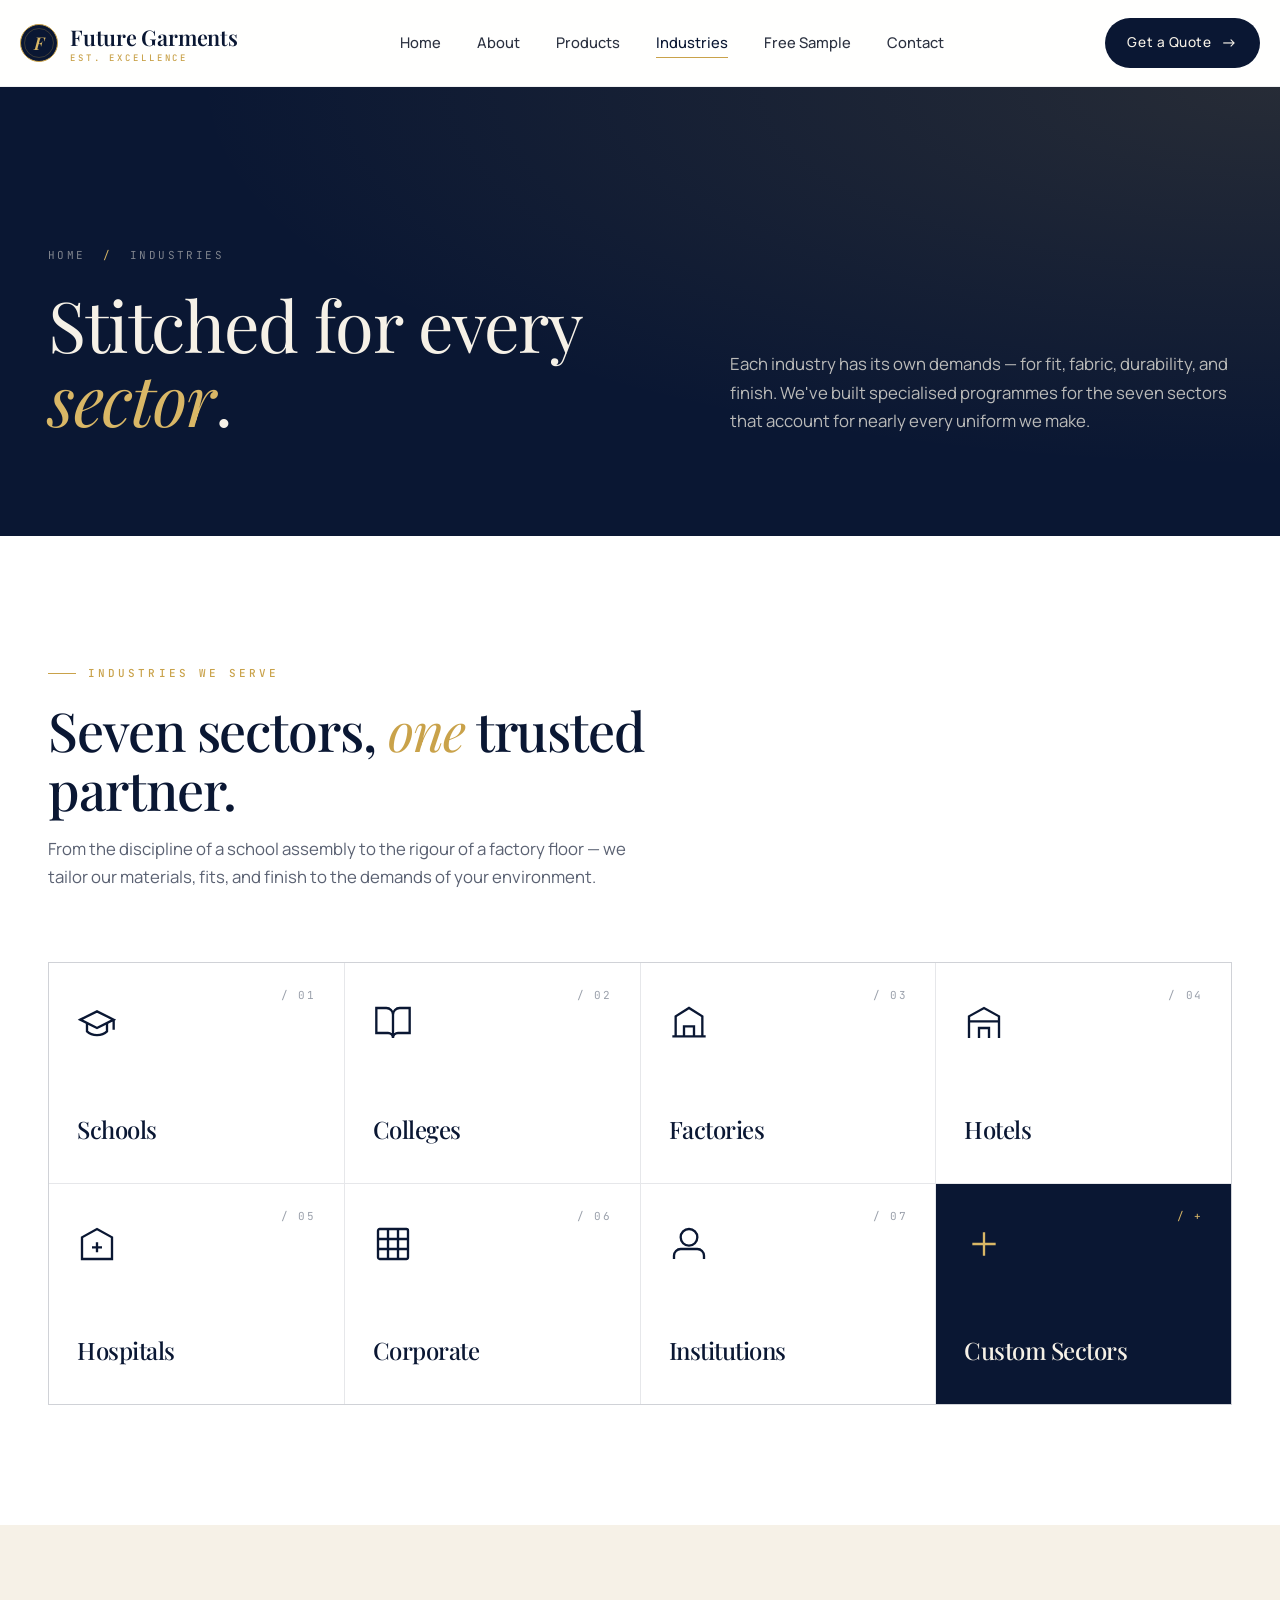
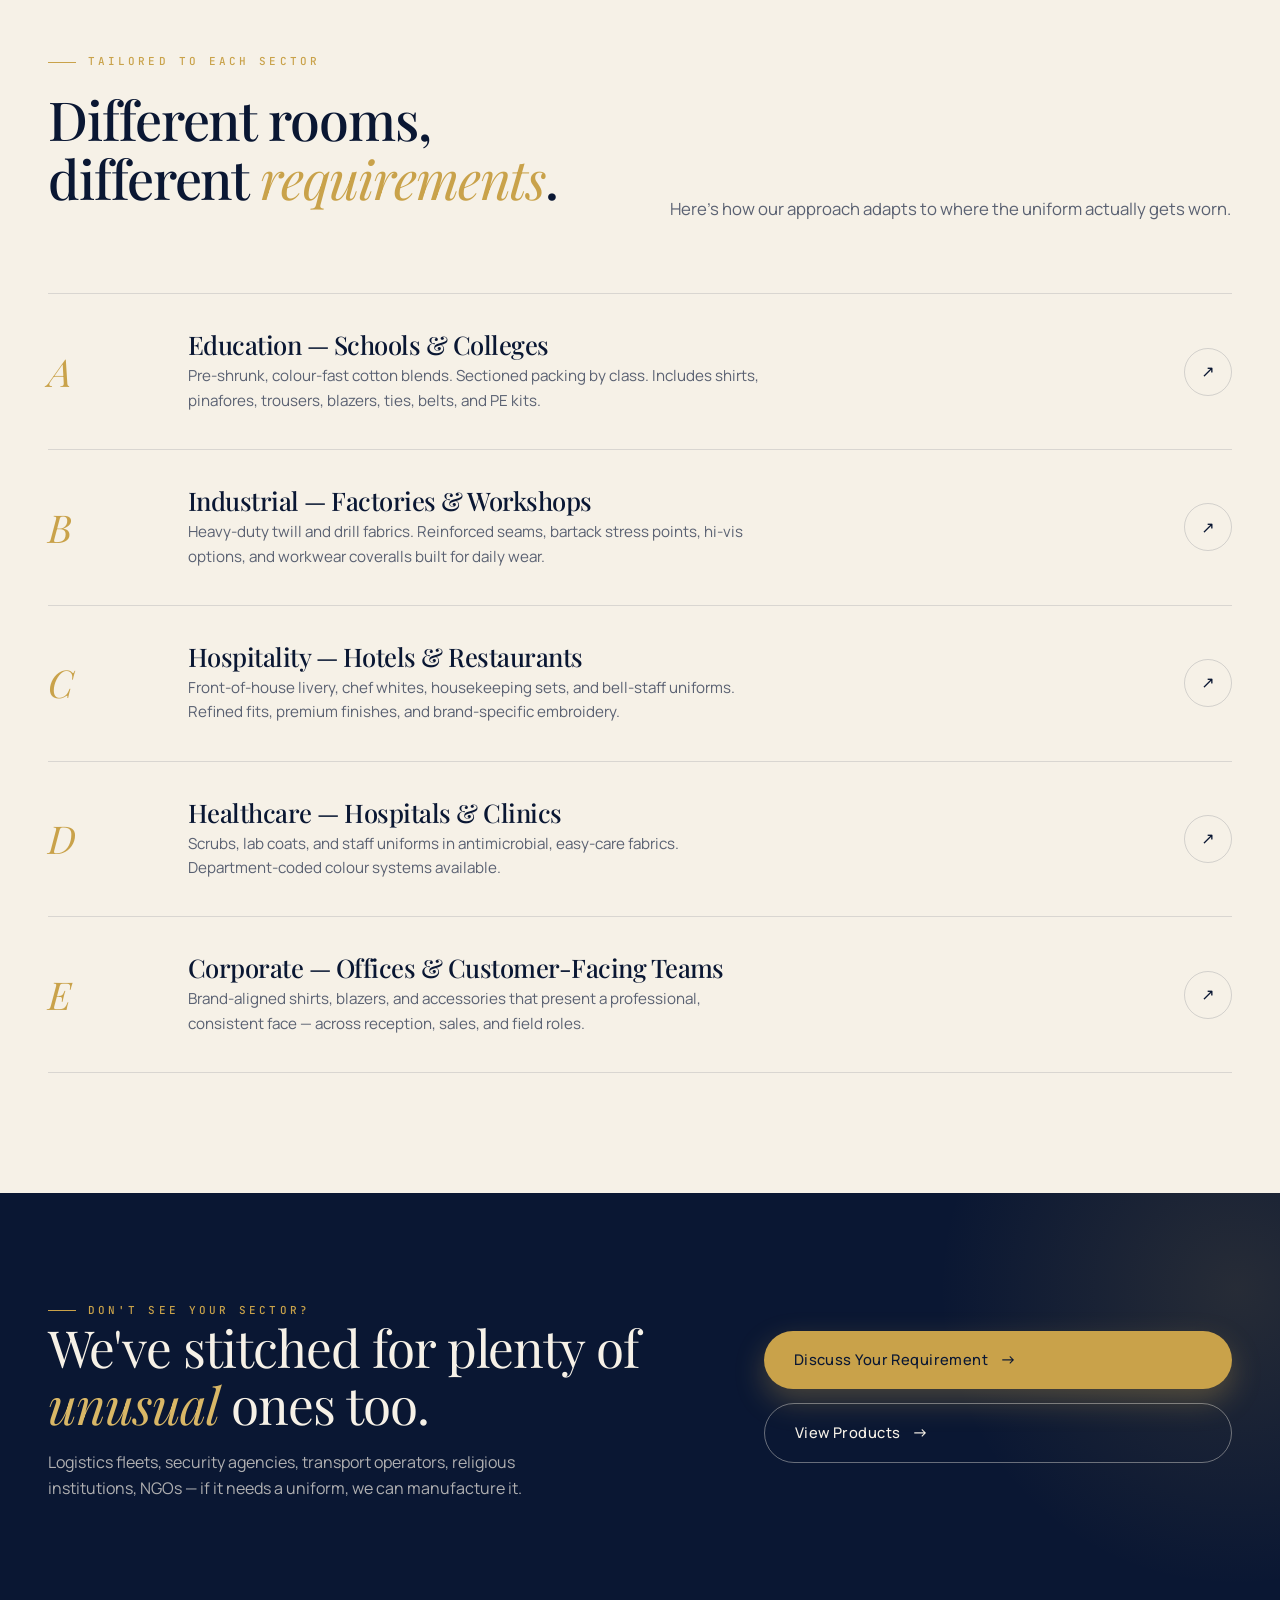
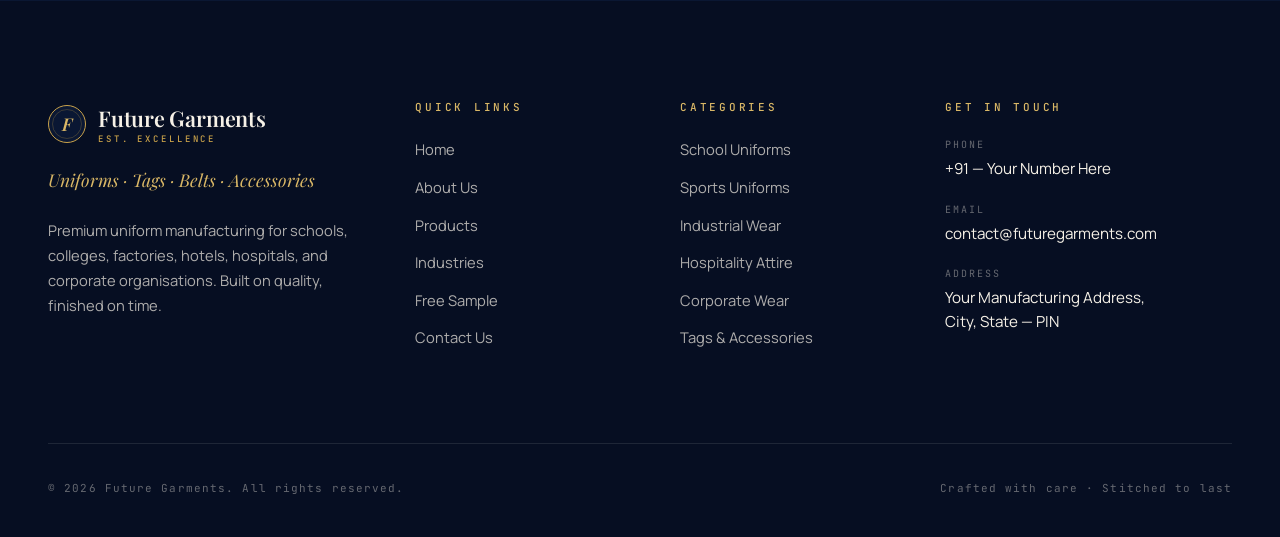
<file: industries.html>
<!DOCTYPE html>
<html lang="en">
<head>
<meta charset="UTF-8" />
<meta name="viewport" content="width=device-width, initial-scale=1.0" />
<title>Industries We Serve — Future Garments</title>
<meta name="description" content="Future Garments serves schools, colleges, factories, hotels, hospitals, corporate companies, and institutions with custom uniforms." />
<link rel="preconnect" href="https://fonts.googleapis.com" />
<link rel="preconnect" href="https://fonts.gstatic.com" crossorigin />
<link rel="stylesheet" href="https://fonts.googleapis.com/css2?family=Playfair+Display:ital,wght@0,400;0,500;0,600;1,400;1,500&family=Manrope:wght@300;400;500;600;700&family=JetBrains+Mono:wght@400;500&display=swap" />
<link rel="stylesheet" href="styles.css" />
</head>
<body>

<header class="nav">
  <div class="container nav-inner">
    <a href="index.html" class="brand">
      <span class="brand-mark">F</span>
      <span class="brand-name">Future Garments<span>Est. Excellence</span></span>
    </a>
    <nav>
      <ul class="nav-links">
        <li><a href="index.html">Home</a></li>
        <li><a href="about.html">About</a></li>
        <li><a href="products.html">Products</a></li>
        <li><a href="industries.html" class="active">Industries</a></li>
        <li><a href="sample.html">Free Sample</a></li>
        <li><a href="contact.html">Contact</a></li>
      </ul>
    </nav>
    <a href="contact.html" class="nav-cta">Get a Quote</a>
    <button class="nav-toggle" aria-label="Toggle menu">
      <svg viewBox="0 0 24 24" fill="none" stroke="currentColor" stroke-width="1.8"><path d="M3 6h18M3 12h18M3 18h18" stroke-linecap="round"/></svg>
    </button>
  </div>
</header>

<section class="page-header">
  <div class="container page-header-inner">
    <div>
      <div class="crumb"><a href="index.html">Home</a> <span>/</span> Industries</div>
      <h1>Stitched for every <em>sector</em>.</h1>
    </div>
    <p class="page-header-lead">
      Each industry has its own demands — for fit, fabric, durability, and finish. We've built specialised programmes for the seven sectors that account for nearly every uniform we make.
    </p>
  </div>
</section>

<section class="section section-paper">
  <div class="container">
    <div class="section-head-single reveal">
      <span class="eyebrow">Industries We Serve</span>
      <h2 class="section-title">Seven sectors, <em>one</em> trusted partner.</h2>
      <p class="section-lead">From the discipline of a school assembly to the rigour of a factory floor — we tailor our materials, fits, and finish to the demands of your environment.</p>
    </div>

    <div class="industries-grid">
      <div class="industry-card reveal">
        <div class="industry-num">/ 01</div>
        <svg class="industry-icon" viewBox="0 0 24 24" fill="none" stroke="currentColor" stroke-width="1.4"><path d="M22 10v6M2 10l10-5 10 5-10 5z"/><path d="M6 12v5c3 3 9 3 12 0v-5"/></svg>
        <h3>Schools</h3>
      </div>
      <div class="industry-card reveal reveal-delay-1">
        <div class="industry-num">/ 02</div>
        <svg class="industry-icon" viewBox="0 0 24 24" fill="none" stroke="currentColor" stroke-width="1.4"><path d="M2 3h6a4 4 0 0 1 4 4v14a3 3 0 0 0-3-3H2zM22 3h-6a4 4 0 0 0-4 4v14a3 3 0 0 1 3-3h7z"/></svg>
        <h3>Colleges</h3>
      </div>
      <div class="industry-card reveal reveal-delay-2">
        <div class="industry-num">/ 03</div>
        <svg class="industry-icon" viewBox="0 0 24 24" fill="none" stroke="currentColor" stroke-width="1.4"><path d="M2 20h20M4 20V8l8-5 8 5v12M9 20v-6h6v6"/></svg>
        <h3>Factories</h3>
      </div>
      <div class="industry-card reveal reveal-delay-3">
        <div class="industry-num">/ 04</div>
        <svg class="industry-icon" viewBox="0 0 24 24" fill="none" stroke="currentColor" stroke-width="1.4"><path d="M3 21V8l9-5 9 5v13M9 21v-6h6v6M3 11h18"/></svg>
        <h3>Hotels</h3>
      </div>
      <div class="industry-card reveal">
        <div class="industry-num">/ 05</div>
        <svg class="industry-icon" viewBox="0 0 24 24" fill="none" stroke="currentColor" stroke-width="1.4"><path d="M3 21h18V8l-9-5-9 5z"/><path d="M12 11v6M9 14h6"/></svg>
        <h3>Hospitals</h3>
      </div>
      <div class="industry-card reveal reveal-delay-1">
        <div class="industry-num">/ 06</div>
        <svg class="industry-icon" viewBox="0 0 24 24" fill="none" stroke="currentColor" stroke-width="1.4"><rect x="3" y="3" width="18" height="18" rx="1"/><path d="M9 3v18M3 9h18M3 15h18M15 3v18"/></svg>
        <h3>Corporate</h3>
      </div>
      <div class="industry-card reveal reveal-delay-2">
        <div class="industry-num">/ 07</div>
        <svg class="industry-icon" viewBox="0 0 24 24" fill="none" stroke="currentColor" stroke-width="1.4"><circle cx="12" cy="8" r="5"/><path d="M3 21v-2a4 4 0 0 1 4-4h10a4 4 0 0 1 4 4v2"/></svg>
        <h3>Institutions</h3>
      </div>
      <div class="industry-card reveal reveal-delay-3" style="background: var(--navy-900); color: var(--cream);">
        <div class="industry-num" style="color: var(--gold-400);">/ +</div>
        <svg class="industry-icon" viewBox="0 0 24 24" fill="none" stroke="currentColor" stroke-width="1.4" style="color: var(--gold-400);"><path d="M12 5v14M5 12h14"/></svg>
        <h3 style="color: var(--cream);">Custom Sectors</h3>
      </div>
    </div>
  </div>
</section>

<!-- ============== SECTOR DETAIL ============== -->
<section class="section section-cream">
  <div class="container">
    <div class="section-head">
      <div class="reveal">
        <span class="eyebrow">Tailored to Each Sector</span>
        <h2 class="section-title">Different rooms, different <em>requirements</em>.</h2>
      </div>
      <p class="section-lead reveal reveal-delay-1">
        Here's how our approach adapts to where the uniform actually gets worn.
      </p>
    </div>

    <div class="process-list">
      <div class="process-item reveal">
        <div class="process-num">A</div>
        <div class="process-content">
          <h3>Education — Schools &amp; Colleges</h3>
          <p>Pre-shrunk, colour-fast cotton blends. Sectioned packing by class. Includes shirts, pinafores, trousers, blazers, ties, belts, and PE kits.</p>
        </div>
        <div class="process-arrow">↗</div>
      </div>
      <div class="process-item reveal reveal-delay-1">
        <div class="process-num">B</div>
        <div class="process-content">
          <h3>Industrial — Factories &amp; Workshops</h3>
          <p>Heavy-duty twill and drill fabrics. Reinforced seams, bartack stress points, hi-vis options, and workwear coveralls built for daily wear.</p>
        </div>
        <div class="process-arrow">↗</div>
      </div>
      <div class="process-item reveal reveal-delay-2">
        <div class="process-num">C</div>
        <div class="process-content">
          <h3>Hospitality — Hotels &amp; Restaurants</h3>
          <p>Front-of-house livery, chef whites, housekeeping sets, and bell-staff uniforms. Refined fits, premium finishes, and brand-specific embroidery.</p>
        </div>
        <div class="process-arrow">↗</div>
      </div>
      <div class="process-item reveal reveal-delay-3">
        <div class="process-num">D</div>
        <div class="process-content">
          <h3>Healthcare — Hospitals &amp; Clinics</h3>
          <p>Scrubs, lab coats, and staff uniforms in antimicrobial, easy-care fabrics. Department-coded colour systems available.</p>
        </div>
        <div class="process-arrow">↗</div>
      </div>
      <div class="process-item reveal reveal-delay-4">
        <div class="process-num">E</div>
        <div class="process-content">
          <h3>Corporate — Offices &amp; Customer-Facing Teams</h3>
          <p>Brand-aligned shirts, blazers, and accessories that present a professional, consistent face — across reception, sales, and field roles.</p>
        </div>
        <div class="process-arrow">↗</div>
      </div>
    </div>
  </div>
</section>

<section class="cta-strip">
  <div class="container cta-inner">
    <div class="reveal">
      <span class="eyebrow">Don't See Your Sector?</span>
      <h2>We've stitched for plenty of <em>unusual</em> ones too.</h2>
      <p>Logistics fleets, security agencies, transport operators, religious institutions, NGOs — if it needs a uniform, we can manufacture it.</p>
    </div>
    <div class="cta-actions reveal reveal-delay-2">
      <a href="contact.html" class="btn btn-primary">Discuss Your Requirement</a>
      <a href="products.html" class="btn btn-ghost">View Products</a>
    </div>
  </div>
</section>

<footer class="footer">
  <div class="container">
    <div class="footer-grid">
      <div class="footer-brand">
        <div class="brand">
          <span class="brand-mark">F</span>
          <span class="brand-name">Future Garments<span>Est. Excellence</span></span>
        </div>
        <div class="footer-tagline">Uniforms · Tags · Belts · Accessories</div>
        <p class="footer-desc">Premium uniform manufacturing for schools, colleges, factories, hotels, hospitals, and corporate organisations. Built on quality, finished on time.</p>
      </div>
      <div class="footer-col">
        <h4>Quick Links</h4>
        <ul>
          <li><a href="index.html">Home</a></li>
          <li><a href="about.html">About Us</a></li>
          <li><a href="products.html">Products</a></li>
          <li><a href="industries.html">Industries</a></li>
          <li><a href="sample.html">Free Sample</a></li>
          <li><a href="contact.html">Contact Us</a></li>
        </ul>
      </div>
      <div class="footer-col">
        <h4>Categories</h4>
        <ul>
          <li><a href="products.html">School Uniforms</a></li>
          <li><a href="products.html">Sports Uniforms</a></li>
          <li><a href="products.html">Industrial Wear</a></li>
          <li><a href="products.html">Hospitality Attire</a></li>
          <li><a href="products.html">Corporate Wear</a></li>
          <li><a href="products.html">Tags &amp; Accessories</a></li>
        </ul>
      </div>
      <div class="footer-col">
        <h4>Get in Touch</h4>
        <div class="footer-contact-item">
          <span class="footer-contact-label">Phone</span>
          <span class="footer-contact-value">+91 — Your Number Here</span>
        </div>
        <div class="footer-contact-item">
          <span class="footer-contact-label">Email</span>
          <span class="footer-contact-value">contact@futuregarments.com</span>
        </div>
        <div class="footer-contact-item">
          <span class="footer-contact-label">Address</span>
          <span class="footer-contact-value">Your Manufacturing Address,<br/>City, State — PIN</span>
        </div>
      </div>
    </div>
    <div class="footer-bottom">
      <span>© 2026 Future Garments. All rights reserved.</span>
      <span>Crafted with care · Stitched to last</span>
    </div>
  </div>
</footer>

<script src="script.js"></script>
</body>
</html>
</file>
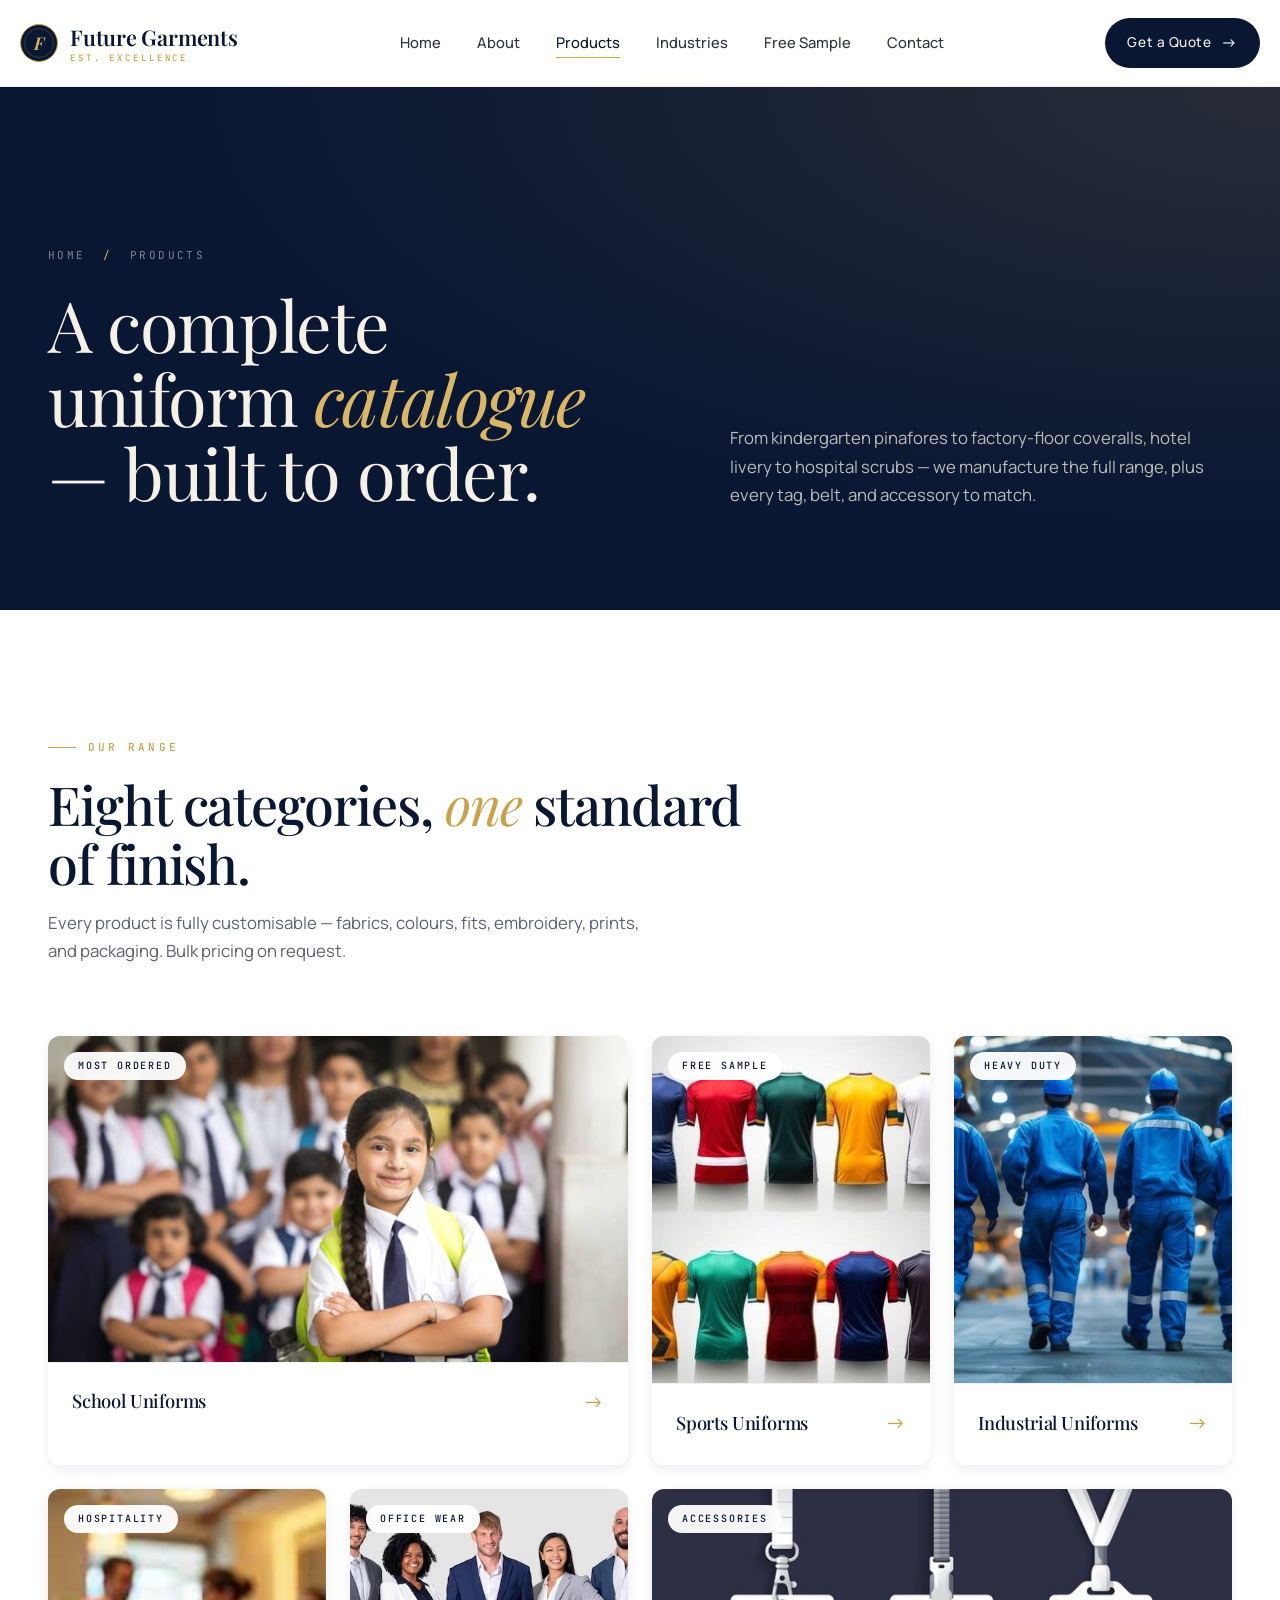
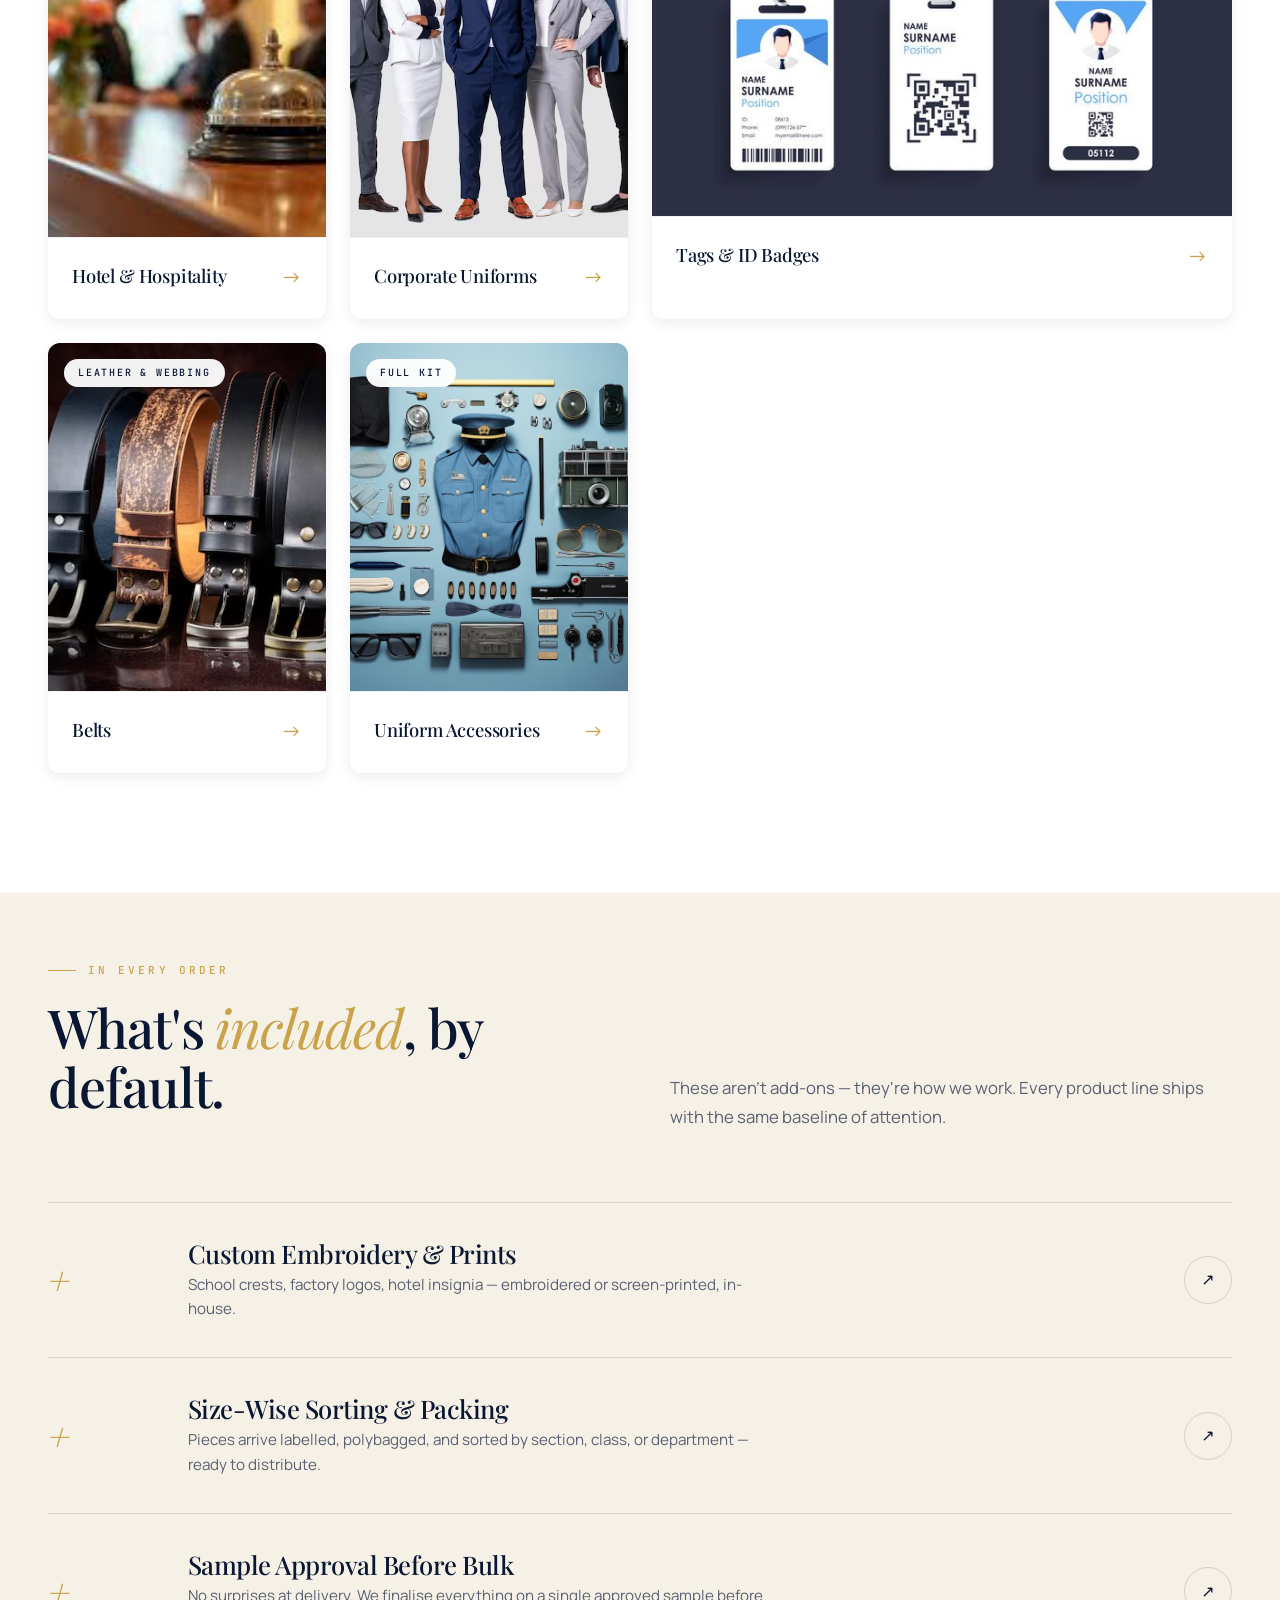
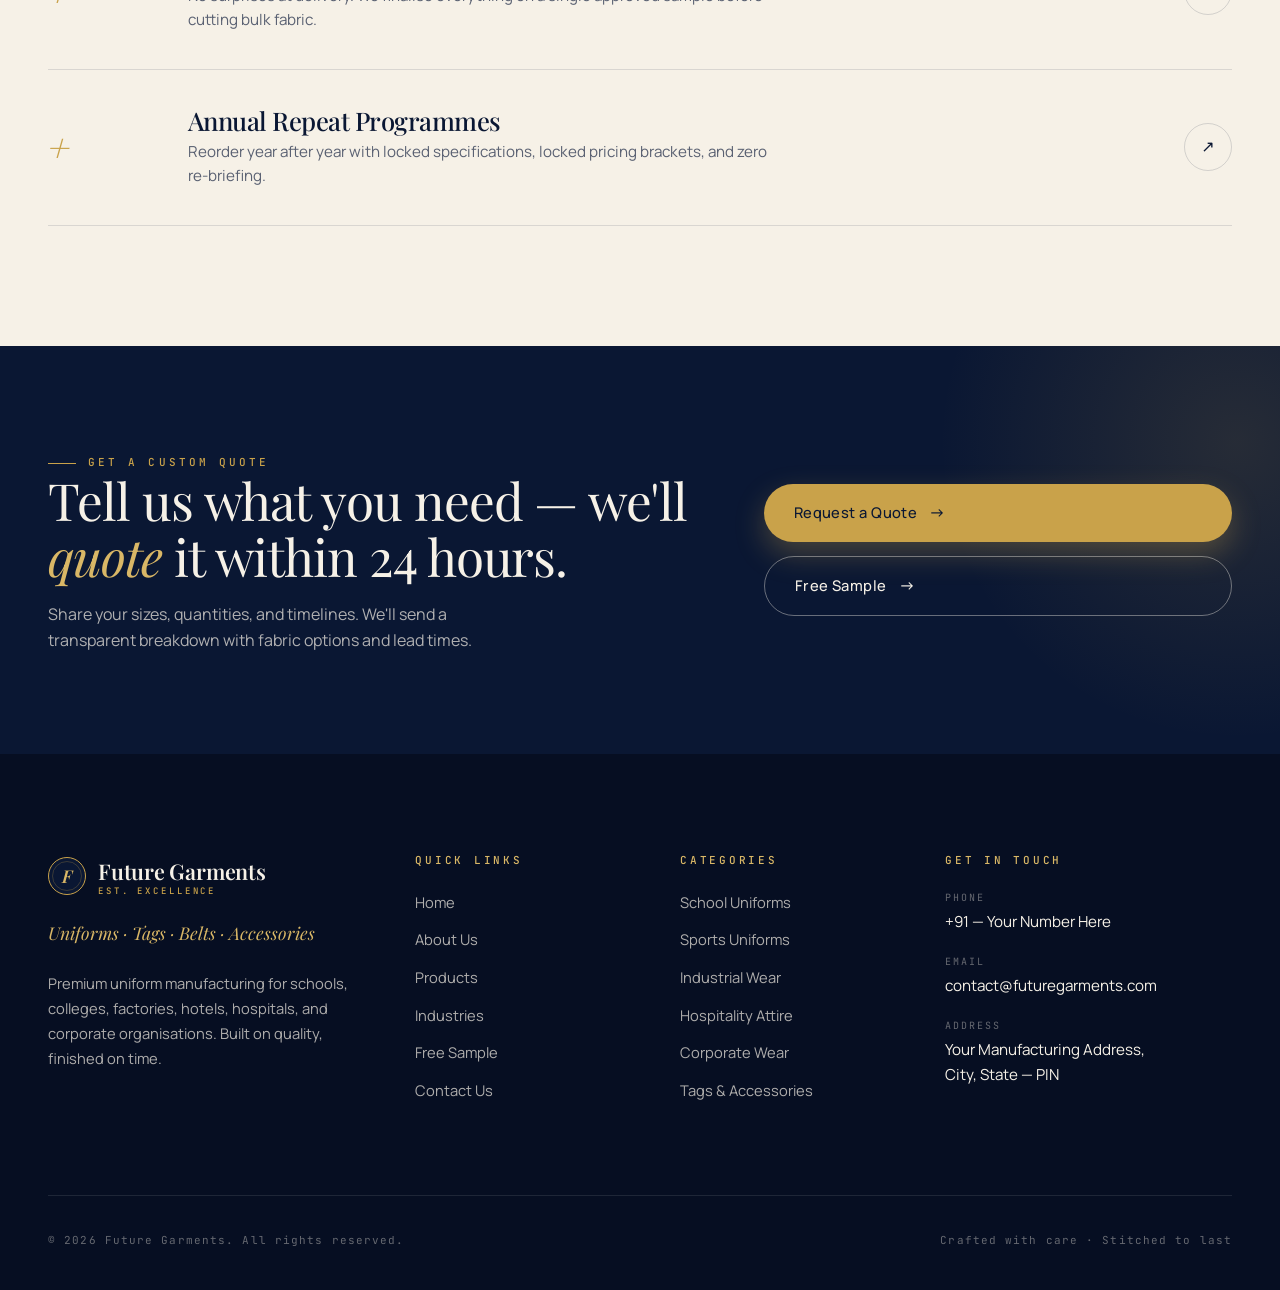
<file: products.html>
<!DOCTYPE html>
<html lang="en">
<head>
<meta charset="UTF-8" />
<meta name="viewport" content="width=device-width, initial-scale=1.0" />
<title>Products — Future Garments</title>
<meta name="description" content="School, sports, industrial, hospitality, and corporate uniforms — plus tags, belts, and accessories. Manufactured by Future Garments." />
<link rel="preconnect" href="https://fonts.googleapis.com" />
<link rel="preconnect" href="https://fonts.gstatic.com" crossorigin />
<link rel="stylesheet" href="https://fonts.googleapis.com/css2?family=Playfair+Display:ital,wght@0,400;0,500;0,600;1,400;1,500&family=Manrope:wght@300;400;500;600;700&family=JetBrains+Mono:wght@400;500&display=swap" />
<link rel="stylesheet" href="styles.css" />
</head>
<body>

<header class="nav">
  <div class="container nav-inner">
    <a href="index.html" class="brand">
      <span class="brand-mark">F</span>
      <span class="brand-name">Future Garments<span>Est. Excellence</span></span>
    </a>
    <nav>
      <ul class="nav-links">
        <li><a href="index.html">Home</a></li>
        <li><a href="about.html">About</a></li>
        <li><a href="products.html" class="active">Products</a></li>
        <li><a href="industries.html">Industries</a></li>
        <li><a href="sample.html">Free Sample</a></li>
        <li><a href="contact.html">Contact</a></li>
      </ul>
    </nav>
    <a href="contact.html" class="nav-cta">Get a Quote</a>
    <button class="nav-toggle" aria-label="Toggle menu">
      <svg viewBox="0 0 24 24" fill="none" stroke="currentColor" stroke-width="1.8"><path d="M3 6h18M3 12h18M3 18h18" stroke-linecap="round"/></svg>
    </button>
  </div>
</header>

<section class="page-header">
  <div class="container page-header-inner">
    <div>
      <div class="crumb"><a href="index.html">Home</a> <span>/</span> Products</div>
      <h1>A complete uniform <em>catalogue</em> — built to order.</h1>
    </div>
    <p class="page-header-lead">
      From kindergarten pinafores to factory-floor coveralls, hotel livery to hospital scrubs — we manufacture the full range, plus every tag, belt, and accessory to match.
    </p>
  </div>
</section>

<section class="section section-paper">
  <div class="container">
    <div class="section-head-single reveal">
      <span class="eyebrow">Our Range</span>
      <h2 class="section-title">Eight categories, <em>one</em> standard of finish.</h2>
      <p class="section-lead">Every product is fully customisable — fabrics, colours, fits, embroidery, prints, and packaging. Bulk pricing on request.</p>
    </div>

    <div class="products-grid">
      <article class="product-card featured reveal">
        <div class="product-image">
          <img src="images/school-uniforms.png" alt="School uniforms" />
          <span class="product-tag">Most Ordered</span>
        </div>
        <div class="product-info">
          <h3>School Uniforms</h3>
          <span class="product-info-arrow">→</span>
        </div>
      </article>

      <article class="product-card reveal reveal-delay-1">
        <div class="product-image">
          <img src="images/sports-uniforms.png" alt="Sports uniforms" />
          <span class="product-tag">Free Sample</span>
        </div>
        <div class="product-info">
          <h3>Sports Uniforms</h3>
          <span class="product-info-arrow">→</span>
        </div>
      </article>

      <article class="product-card reveal reveal-delay-2">
        <div class="product-image">
          <img src="images/industrial-uniforms.png" alt="Industrial uniforms" />
          <span class="product-tag">Heavy Duty</span>
        </div>
        <div class="product-info">
          <h3>Industrial Uniforms</h3>
          <span class="product-info-arrow">→</span>
        </div>
      </article>

      <article class="product-card reveal">
        <div class="product-image">
          <img src="images/download.jpg" alt="Hotel and hospitality uniforms" />
          <span class="product-tag">Hospitality</span>
        </div>
        <div class="product-info">
          <h3>Hotel &amp; Hospitality</h3>
          <span class="product-info-arrow">→</span>
        </div>
      </article>

      <article class="product-card reveal reveal-delay-1">
        <div class="product-image">
          <img src="images/corporate-uniforms.png" alt="Corporate uniforms" />
          <span class="product-tag">Office Wear</span>
        </div>
        <div class="product-info">
          <h3>Corporate Uniforms</h3>
          <span class="product-info-arrow">→</span>
        </div>
      </article>

      <article class="product-card featured reveal reveal-delay-2">
        <div class="product-image">
          <img src="images/tags-badges.png" alt="ID tags and badges" />
          <span class="product-tag">Accessories</span>
        </div>
        <div class="product-info">
          <h3>Tags &amp; ID Badges</h3>
          <span class="product-info-arrow">→</span>
        </div>
      </article>

      <article class="product-card reveal">
        <div class="product-image">
          <img src="images/belts.png" alt="Belts" />
          <span class="product-tag">Leather &amp; Webbing</span>
        </div>
        <div class="product-info">
          <h3>Belts</h3>
          <span class="product-info-arrow">→</span>
        </div>
      </article>

      <article class="product-card reveal reveal-delay-1">
        <div class="product-image">
          <img src="images/uniform-accessories.png" alt="Uniform accessories" />
          <span class="product-tag">Full Kit</span>
        </div>
        <div class="product-info">
          <h3>Uniform Accessories</h3>
          <span class="product-info-arrow">→</span>
        </div>
      </article>
    </div>
  </div>
</section>

<!-- ============== DETAIL STRIP ============== -->
<section class="section section-cream" style="padding-top: 60px;">
  <div class="container">
    <div class="section-head">
      <div class="reveal">
        <span class="eyebrow">In Every Order</span>
        <h2 class="section-title">What's <em>included</em>, by default.</h2>
      </div>
      <p class="section-lead reveal reveal-delay-1">
        These aren't add-ons — they're how we work. Every product line ships with the same baseline of attention.
      </p>
    </div>

    <div class="process-list">
      <div class="process-item reveal">
        <div class="process-num">+</div>
        <div class="process-content">
          <h3>Custom Embroidery &amp; Prints</h3>
          <p>School crests, factory logos, hotel insignia — embroidered or screen-printed, in-house.</p>
        </div>
        <div class="process-arrow">↗</div>
      </div>
      <div class="process-item reveal reveal-delay-1">
        <div class="process-num">+</div>
        <div class="process-content">
          <h3>Size-Wise Sorting &amp; Packing</h3>
          <p>Pieces arrive labelled, polybagged, and sorted by section, class, or department — ready to distribute.</p>
        </div>
        <div class="process-arrow">↗</div>
      </div>
      <div class="process-item reveal reveal-delay-2">
        <div class="process-num">+</div>
        <div class="process-content">
          <h3>Sample Approval Before Bulk</h3>
          <p>No surprises at delivery. We finalise everything on a single approved sample before cutting bulk fabric.</p>
        </div>
        <div class="process-arrow">↗</div>
      </div>
      <div class="process-item reveal reveal-delay-3">
        <div class="process-num">+</div>
        <div class="process-content">
          <h3>Annual Repeat Programmes</h3>
          <p>Reorder year after year with locked specifications, locked pricing brackets, and zero re-briefing.</p>
        </div>
        <div class="process-arrow">↗</div>
      </div>
    </div>
  </div>
</section>

<section class="cta-strip">
  <div class="container cta-inner">
    <div class="reveal">
      <span class="eyebrow">Get a Custom Quote</span>
      <h2>Tell us what you need — we'll <em>quote</em> it within 24 hours.</h2>
      <p>Share your sizes, quantities, and timelines. We'll send a transparent breakdown with fabric options and lead times.</p>
    </div>
    <div class="cta-actions reveal reveal-delay-2">
      <a href="contact.html" class="btn btn-primary">Request a Quote</a>
      <a href="sample.html" class="btn btn-ghost">Free Sample</a>
    </div>
  </div>
</section>

<footer class="footer">
  <div class="container">
    <div class="footer-grid">
      <div class="footer-brand">
        <div class="brand">
          <span class="brand-mark">F</span>
          <span class="brand-name">Future Garments<span>Est. Excellence</span></span>
        </div>
        <div class="footer-tagline">Uniforms · Tags · Belts · Accessories</div>
        <p class="footer-desc">Premium uniform manufacturing for schools, colleges, factories, hotels, hospitals, and corporate organisations. Built on quality, finished on time.</p>
      </div>
      <div class="footer-col">
        <h4>Quick Links</h4>
        <ul>
          <li><a href="index.html">Home</a></li>
          <li><a href="about.html">About Us</a></li>
          <li><a href="products.html">Products</a></li>
          <li><a href="industries.html">Industries</a></li>
          <li><a href="sample.html">Free Sample</a></li>
          <li><a href="contact.html">Contact Us</a></li>
        </ul>
      </div>
      <div class="footer-col">
        <h4>Categories</h4>
        <ul>
          <li><a href="products.html">School Uniforms</a></li>
          <li><a href="products.html">Sports Uniforms</a></li>
          <li><a href="products.html">Industrial Wear</a></li>
          <li><a href="products.html">Hospitality Attire</a></li>
          <li><a href="products.html">Corporate Wear</a></li>
          <li><a href="products.html">Tags &amp; Accessories</a></li>
        </ul>
      </div>
      <div class="footer-col">
        <h4>Get in Touch</h4>
        <div class="footer-contact-item">
          <span class="footer-contact-label">Phone</span>
          <span class="footer-contact-value">+91 — Your Number Here</span>
        </div>
        <div class="footer-contact-item">
          <span class="footer-contact-label">Email</span>
          <span class="footer-contact-value">contact@futuregarments.com</span>
        </div>
        <div class="footer-contact-item">
          <span class="footer-contact-label">Address</span>
          <span class="footer-contact-value">Your Manufacturing Address,<br/>City, State — PIN</span>
        </div>
      </div>
    </div>
    <div class="footer-bottom">
      <span>© 2026 Future Garments. All rights reserved.</span>
      <span>Crafted with care · Stitched to last</span>
    </div>
  </div>
</footer>

<script src="script.js"></script>
</body>
</html>
</file>
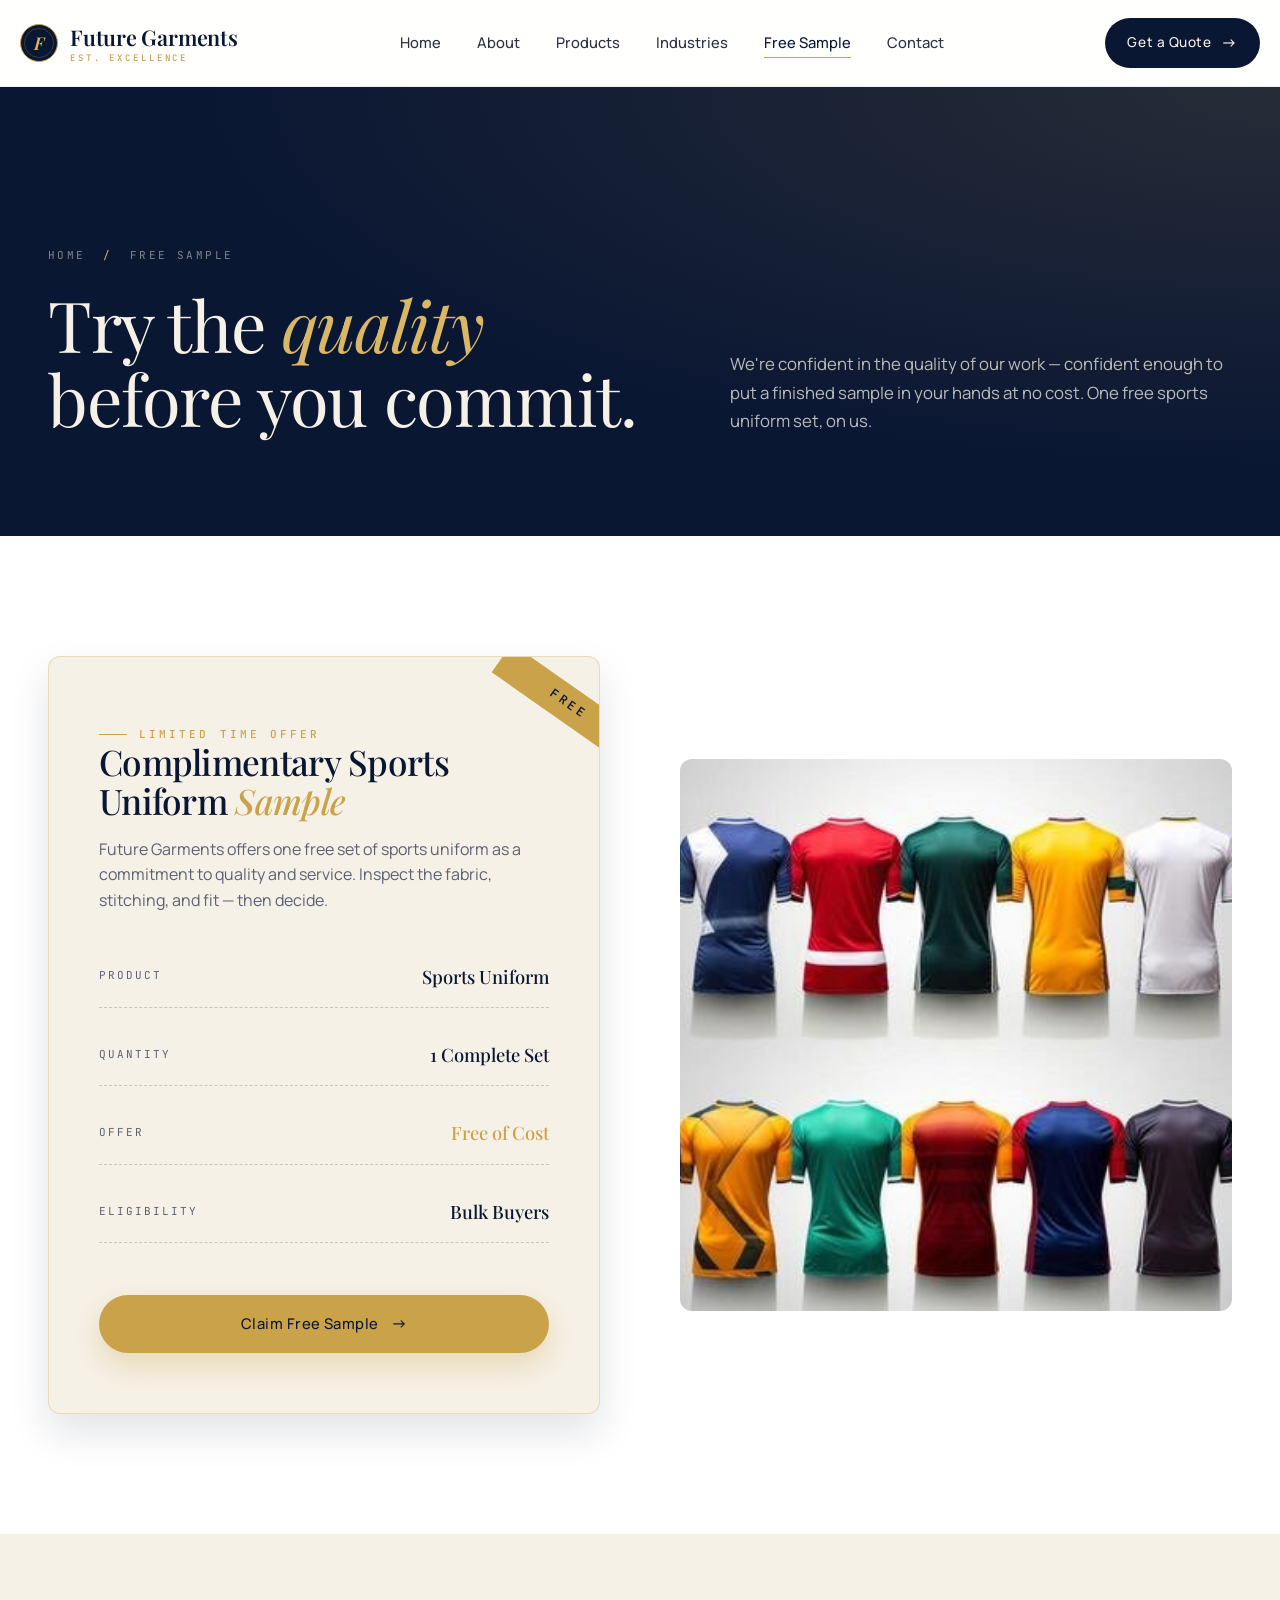
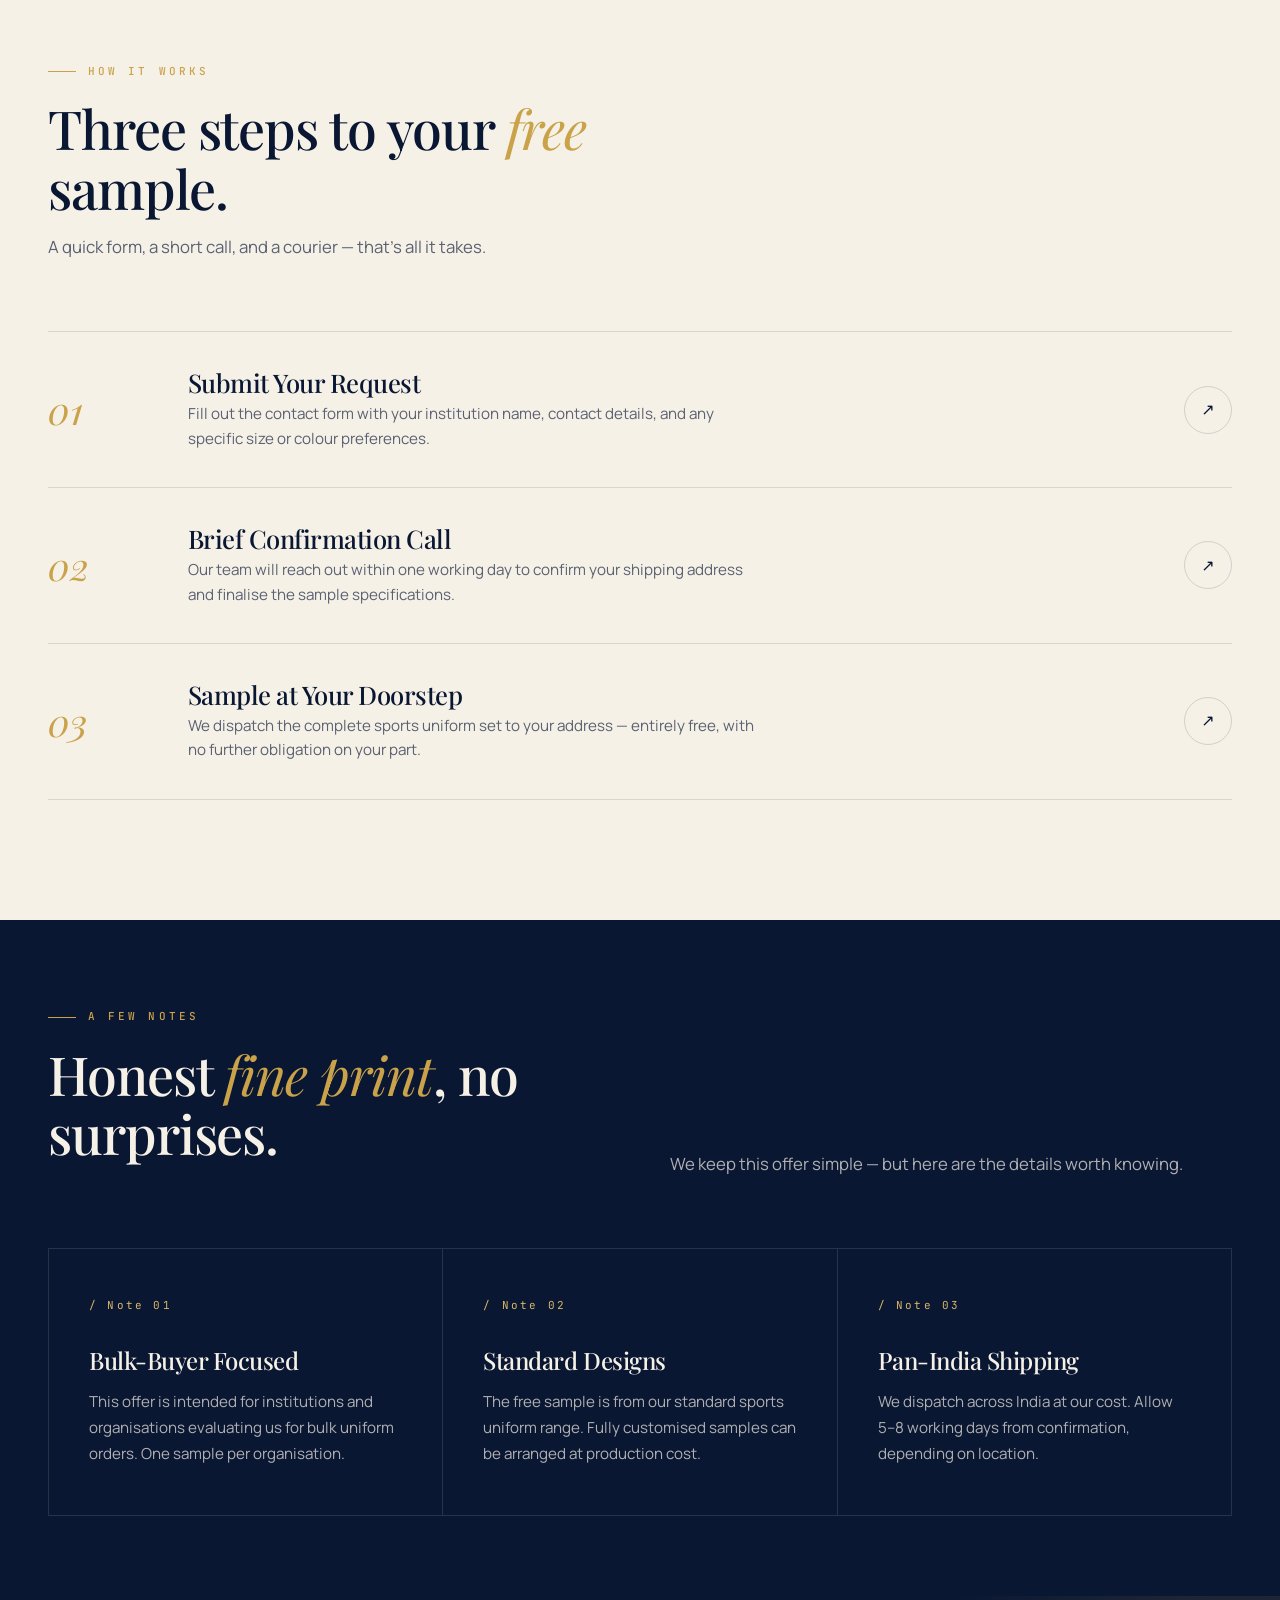
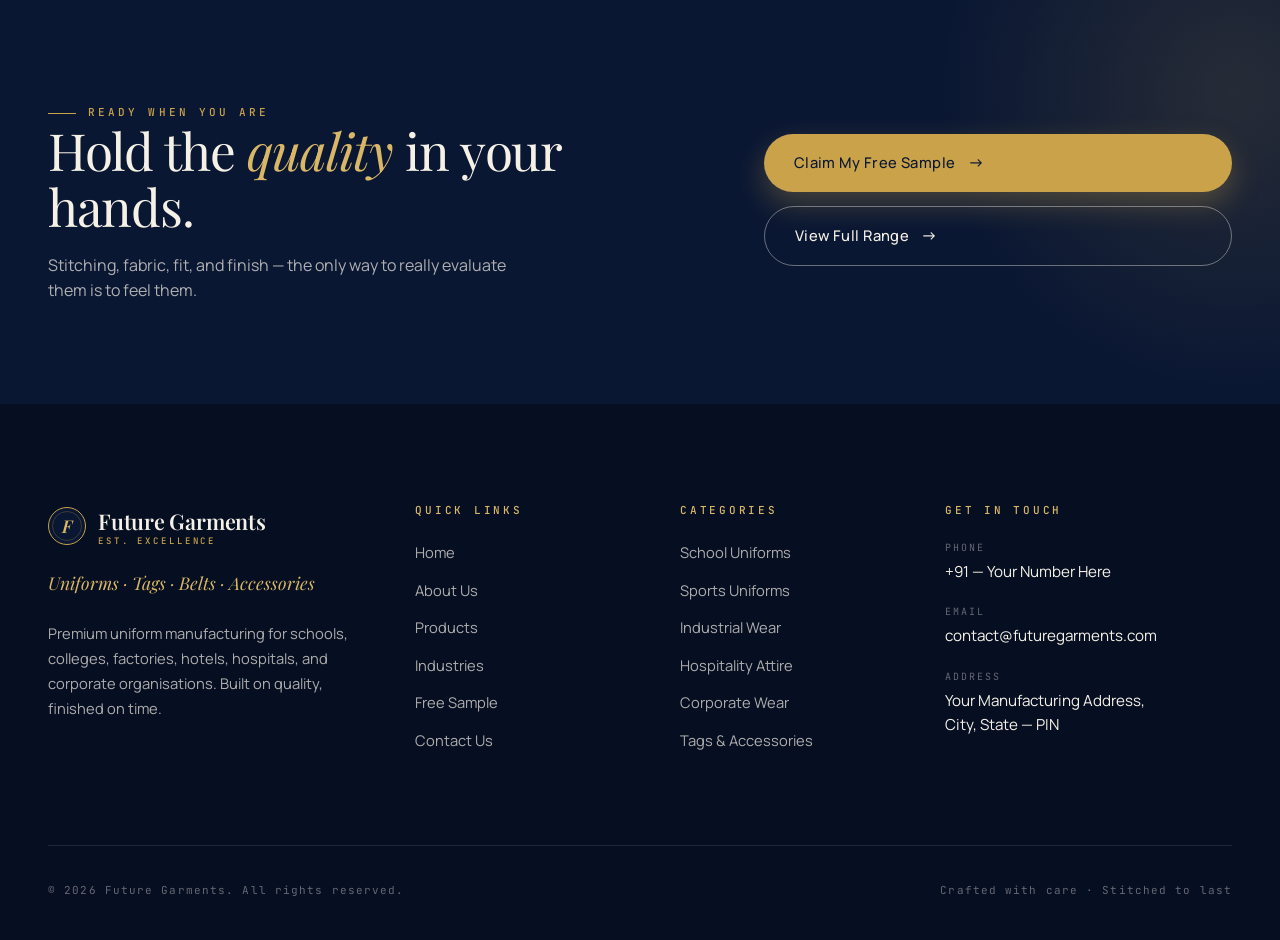
<file: sample.html>
<!DOCTYPE html>
<html lang="en">
<head>
<meta charset="UTF-8" />
<meta name="viewport" content="width=device-width, initial-scale=1.0" />
<title>Free Sample Offer — Future Garments</title>
<meta name="description" content="Claim a complimentary sports uniform sample from Future Garments — our commitment to quality and service." />
<link rel="preconnect" href="https://fonts.googleapis.com" />
<link rel="preconnect" href="https://fonts.gstatic.com" crossorigin />
<link rel="stylesheet" href="https://fonts.googleapis.com/css2?family=Playfair+Display:ital,wght@0,400;0,500;0,600;1,400;1,500&family=Manrope:wght@300;400;500;600;700&family=JetBrains+Mono:wght@400;500&display=swap" />
<link rel="stylesheet" href="styles.css" />
</head>
<body>

<header class="nav">
  <div class="container nav-inner">
    <a href="index.html" class="brand">
      <span class="brand-mark">F</span>
      <span class="brand-name">Future Garments<span>Est. Excellence</span></span>
    </a>
    <nav>
      <ul class="nav-links">
        <li><a href="index.html">Home</a></li>
        <li><a href="about.html">About</a></li>
        <li><a href="products.html">Products</a></li>
        <li><a href="industries.html">Industries</a></li>
        <li><a href="sample.html" class="active">Free Sample</a></li>
        <li><a href="contact.html">Contact</a></li>
      </ul>
    </nav>
    <a href="contact.html" class="nav-cta">Get a Quote</a>
    <button class="nav-toggle" aria-label="Toggle menu">
      <svg viewBox="0 0 24 24" fill="none" stroke="currentColor" stroke-width="1.8"><path d="M3 6h18M3 12h18M3 18h18" stroke-linecap="round"/></svg>
    </button>
  </div>
</header>

<section class="page-header">
  <div class="container page-header-inner">
    <div>
      <div class="crumb"><a href="index.html">Home</a> <span>/</span> Free Sample</div>
      <h1>Try the <em>quality</em> before you commit.</h1>
    </div>
    <p class="page-header-lead">
      We're confident in the quality of our work — confident enough to put a finished sample in your hands at no cost. One free sports uniform set, on us.
    </p>
  </div>
</section>

<section class="section section-paper">
  <div class="container">
    <div class="sample-hero">
      <div class="reveal">
        <div class="sample-card">
          <span class="eyebrow">Limited Time Offer</span>
          <h2>Complimentary Sports Uniform <em>Sample</em></h2>
          <p style="color: var(--grey-600); margin-bottom: 8px;">
            Future Garments offers one free set of sports uniform as a commitment to quality and service. Inspect the fabric, stitching, and fit — then decide.
          </p>

          <div class="sample-details">
            <div class="sample-detail">
              <span class="sample-detail-label">Product</span>
              <span class="sample-detail-value">Sports Uniform</span>
            </div>
            <div class="sample-detail">
              <span class="sample-detail-label">Quantity</span>
              <span class="sample-detail-value">1 Complete Set</span>
            </div>
            <div class="sample-detail">
              <span class="sample-detail-label">Offer</span>
              <span class="sample-detail-value gold">Free of Cost</span>
            </div>
            <div class="sample-detail">
              <span class="sample-detail-label">Eligibility</span>
              <span class="sample-detail-value">Bulk Buyers</span>
            </div>
          </div>

          <a href="contact.html?subject=sample" class="btn btn-primary" data-sample-claim style="width: 100%; justify-content: center; margin-top: 20px;">Claim Free Sample</a>
        </div>
      </div>

      <div class="reveal reveal-delay-1">
        <div class="sample-image">
          <img src="images/sports-uniforms.png" alt="Sports uniform sample" />
        </div>
      </div>
    </div>
  </div>
</section>

<!-- ============== HOW IT WORKS ============== -->
<section class="section section-cream">
  <div class="container">
    <div class="section-head-single reveal">
      <span class="eyebrow">How It Works</span>
      <h2 class="section-title">Three steps to your <em>free</em> sample.</h2>
      <p class="section-lead">A quick form, a short call, and a courier — that's all it takes.</p>
    </div>

    <div class="process-list">
      <div class="process-item reveal">
        <div class="process-num">01</div>
        <div class="process-content">
          <h3>Submit Your Request</h3>
          <p>Fill out the contact form with your institution name, contact details, and any specific size or colour preferences.</p>
        </div>
        <div class="process-arrow">↗</div>
      </div>
      <div class="process-item reveal reveal-delay-1">
        <div class="process-num">02</div>
        <div class="process-content">
          <h3>Brief Confirmation Call</h3>
          <p>Our team will reach out within one working day to confirm your shipping address and finalise the sample specifications.</p>
        </div>
        <div class="process-arrow">↗</div>
      </div>
      <div class="process-item reveal reveal-delay-2">
        <div class="process-num">03</div>
        <div class="process-content">
          <h3>Sample at Your Doorstep</h3>
          <p>We dispatch the complete sports uniform set to your address — entirely free, with no further obligation on your part.</p>
        </div>
        <div class="process-arrow">↗</div>
      </div>
    </div>
  </div>
</section>

<!-- ============== TERMS NOTE ============== -->
<section class="section section-dark" style="padding: 80px 0;">
  <div class="container">
    <div class="section-head">
      <div class="reveal">
        <span class="eyebrow">A Few Notes</span>
        <h2 class="section-title">Honest <em>fine print</em>, no surprises.</h2>
      </div>
      <p class="section-lead reveal reveal-delay-1">
        We keep this offer simple — but here are the details worth knowing.
      </p>
    </div>

    <div class="feature-grid">
      <div class="feature-card reveal">
        <div class="feature-num">/ Note 01</div>
        <h3>Bulk-Buyer Focused</h3>
        <p>This offer is intended for institutions and organisations evaluating us for bulk uniform orders. One sample per organisation.</p>
      </div>
      <div class="feature-card reveal reveal-delay-1">
        <div class="feature-num">/ Note 02</div>
        <h3>Standard Designs</h3>
        <p>The free sample is from our standard sports uniform range. Fully customised samples can be arranged at production cost.</p>
      </div>
      <div class="feature-card reveal reveal-delay-2">
        <div class="feature-num">/ Note 03</div>
        <h3>Pan-India Shipping</h3>
        <p>We dispatch across India at our cost. Allow 5–8 working days from confirmation, depending on location.</p>
      </div>
    </div>
  </div>
</section>

<section class="cta-strip">
  <div class="container cta-inner">
    <div class="reveal">
      <span class="eyebrow">Ready When You Are</span>
      <h2>Hold the <em>quality</em> in your hands.</h2>
      <p>Stitching, fabric, fit, and finish — the only way to really evaluate them is to feel them.</p>
    </div>
    <div class="cta-actions reveal reveal-delay-2">
      <a href="contact.html?subject=sample" class="btn btn-primary" data-sample-claim>Claim My Free Sample</a>
      <a href="products.html" class="btn btn-ghost">View Full Range</a>
    </div>
  </div>
</section>

<footer class="footer">
  <div class="container">
    <div class="footer-grid">
      <div class="footer-brand">
        <div class="brand">
          <span class="brand-mark">F</span>
          <span class="brand-name">Future Garments<span>Est. Excellence</span></span>
        </div>
        <div class="footer-tagline">Uniforms · Tags · Belts · Accessories</div>
        <p class="footer-desc">Premium uniform manufacturing for schools, colleges, factories, hotels, hospitals, and corporate organisations. Built on quality, finished on time.</p>
      </div>
      <div class="footer-col">
        <h4>Quick Links</h4>
        <ul>
          <li><a href="index.html">Home</a></li>
          <li><a href="about.html">About Us</a></li>
          <li><a href="products.html">Products</a></li>
          <li><a href="industries.html">Industries</a></li>
          <li><a href="sample.html">Free Sample</a></li>
          <li><a href="contact.html">Contact Us</a></li>
        </ul>
      </div>
      <div class="footer-col">
        <h4>Categories</h4>
        <ul>
          <li><a href="products.html">School Uniforms</a></li>
          <li><a href="products.html">Sports Uniforms</a></li>
          <li><a href="products.html">Industrial Wear</a></li>
          <li><a href="products.html">Hospitality Attire</a></li>
          <li><a href="products.html">Corporate Wear</a></li>
          <li><a href="products.html">Tags &amp; Accessories</a></li>
        </ul>
      </div>
      <div class="footer-col">
        <h4>Get in Touch</h4>
        <div class="footer-contact-item">
          <span class="footer-contact-label">Phone</span>
          <span class="footer-contact-value">+91 — Your Number Here</span>
        </div>
        <div class="footer-contact-item">
          <span class="footer-contact-label">Email</span>
          <span class="footer-contact-value">contact@futuregarments.com</span>
        </div>
        <div class="footer-contact-item">
          <span class="footer-contact-label">Address</span>
          <span class="footer-contact-value">Your Manufacturing Address,<br/>City, State — PIN</span>
        </div>
      </div>
    </div>
    <div class="footer-bottom">
      <span>© 2026 Future Garments. All rights reserved.</span>
      <span>Crafted with care · Stitched to last</span>
    </div>
  </div>
</footer>

<script src="script.js"></script>
</body>
</html>
</file>
<file: styles.css>
/* ================================
   FUTURE GARMENTS — DESIGN SYSTEM
   Editorial luxe • Navy / Gold / Cream
   ================================ */

:root {
  --navy-900: #0a1733;
  --navy-800: #0f1f47;
  --navy-700: #1a2a5c;
  --navy-600: #2a3d75;
  --gold-500: #c9a24a;
  --gold-400: #d9b766;
  --gold-300: #e6cf8e;
  --cream: #f6f1e7;
  --cream-soft: #faf6ec;
  --paper: #ffffff;
  --grey-100: #f4f5f7;
  --grey-200: #e6e8ec;
  --grey-400: #9aa0ab;
  --grey-600: #5a6172;
  --grey-800: #2b3140;
  --ink: #15192a;

  --font-display: 'Playfair Display', 'Cormorant Garamond', Georgia, serif;
  --font-body: 'Manrope', 'Helvetica Neue', system-ui, sans-serif;
  --font-mono: 'JetBrains Mono', 'Courier New', monospace;

  --container: 1240px;
  --radius: 4px;
  --radius-lg: 12px;
  --shadow-sm: 0 4px 14px rgba(10, 23, 51, 0.08);
  --shadow-md: 0 18px 40px rgba(10, 23, 51, 0.12);
  --shadow-lg: 0 32px 80px rgba(10, 23, 51, 0.18);

  --ease: cubic-bezier(0.22, 0.61, 0.36, 1);
}

* {
  margin: 0;
  padding: 0;
  box-sizing: border-box;
}

html {
  scroll-behavior: smooth;
}

body {
  font-family: var(--font-body);
  color: var(--ink);
  background: var(--cream-soft);
  line-height: 1.6;
  font-weight: 400;
  -webkit-font-smoothing: antialiased;
  -moz-osx-font-smoothing: grayscale;
  overflow-x: hidden;
}

img {
  max-width: 100%;
  display: block;
}

a {
  color: inherit;
  text-decoration: none;
}

.container {
  max-width: var(--container);
  margin: 0 auto;
  padding: 0 28px;
}

/* ================================
   TYPOGRAPHY
   ================================ */
h1, h2, h3, h4 {
  font-family: var(--font-display);
  font-weight: 500;
  line-height: 1.1;
  letter-spacing: -0.02em;
  color: var(--navy-900);
}

.eyebrow {
  font-family: var(--font-mono);
  font-size: 11px;
  font-weight: 500;
  letter-spacing: 0.28em;
  text-transform: uppercase;
  color: var(--gold-500);
  display: inline-flex;
  align-items: center;
  gap: 12px;
}
.eyebrow::before {
  content: '';
  width: 28px;
  height: 1px;
  background: var(--gold-500);
}

.section-title {
  font-size: clamp(2rem, 4.2vw, 3.4rem);
  margin-top: 18px;
  margin-bottom: 16px;
}
.section-title em {
  font-style: italic;
  color: var(--gold-500);
  font-weight: 400;
}

.section-lead {
  font-size: 1.05rem;
  color: var(--grey-600);
  max-width: 620px;
  line-height: 1.7;
}

/* ================================
   NAVIGATION
   ================================ */
.nav {
  position: sticky;
  top: 0;
  z-index: 100;
  background: rgba(255, 255, 255, 0.92);
  backdrop-filter: blur(18px);
  -webkit-backdrop-filter: blur(18px);
  border-bottom: 1px solid rgba(10, 23, 51, 0.06);
}

.nav-inner {
  display: flex;
  align-items: center;
  justify-content: space-between;
  padding: 18px 0;
}

.brand {
  display: flex;
  align-items: center;
  gap: 12px;
  font-family: var(--font-display);
  font-size: 1.35rem;
  font-weight: 600;
  letter-spacing: -0.01em;
  color: var(--navy-900);
}

.brand-mark {
  width: 38px;
  height: 38px;
  border-radius: 50%;
  background: var(--navy-900);
  color: var(--gold-400);
  display: grid;
  place-items: center;
  font-family: var(--font-display);
  font-style: italic;
  font-size: 1.1rem;
  font-weight: 600;
  border: 1px solid var(--gold-500);
  position: relative;
}
.brand-mark::after {
  content: '';
  position: absolute;
  inset: 3px;
  border-radius: 50%;
  border: 1px solid rgba(201, 162, 74, 0.25);
}

.brand-name span {
  display: block;
  font-family: var(--font-mono);
  font-size: 9px;
  letter-spacing: 0.32em;
  color: var(--gold-500);
  text-transform: uppercase;
  margin-top: -4px;
  font-weight: 500;
}

.nav-links {
  display: flex;
  align-items: center;
  gap: 36px;
  list-style: none;
}

.nav-links a {
  font-size: 0.92rem;
  font-weight: 500;
  color: var(--grey-800);
  position: relative;
  padding: 6px 0;
  transition: color 0.25s var(--ease);
}
.nav-links a::after {
  content: '';
  position: absolute;
  left: 0;
  bottom: 0;
  width: 0;
  height: 1px;
  background: var(--gold-500);
  transition: width 0.3s var(--ease);
}
.nav-links a:hover,
.nav-links a.active {
  color: var(--navy-900);
}
.nav-links a:hover::after,
.nav-links a.active::after {
  width: 100%;
}

.nav-cta {
  display: inline-flex;
  align-items: center;
  gap: 10px;
  background: var(--navy-900);
  color: var(--cream);
  padding: 12px 22px;
  font-size: 0.85rem;
  font-weight: 500;
  letter-spacing: 0.04em;
  border-radius: 999px;
  transition: all 0.3s var(--ease);
}
.nav-cta:hover {
  background: var(--gold-500);
  color: var(--navy-900);
  transform: translateY(-1px);
}
.nav-cta::after {
  content: '→';
  font-size: 1rem;
  transition: transform 0.3s var(--ease);
}
.nav-cta:hover::after {
  transform: translateX(3px);
}

.nav-toggle {
  display: none;
  background: none;
  border: none;
  cursor: pointer;
  padding: 8px;
  color: var(--navy-900);
}
.nav-toggle svg {
  width: 26px;
  height: 26px;
}

/* ================================
   BUTTONS
   ================================ */
.btn {
  display: inline-flex;
  align-items: center;
  gap: 12px;
  padding: 16px 30px;
  font-family: var(--font-body);
  font-size: 0.92rem;
  font-weight: 500;
  letter-spacing: 0.03em;
  border-radius: 999px;
  border: none;
  cursor: pointer;
  transition: all 0.35s var(--ease);
  white-space: nowrap;
}

.btn-primary {
  background: var(--gold-500);
  color: var(--navy-900);
  box-shadow: 0 12px 30px rgba(201, 162, 74, 0.32);
}
.btn-primary:hover {
  background: var(--gold-400);
  transform: translateY(-2px);
  box-shadow: 0 18px 38px rgba(201, 162, 74, 0.42);
}

.btn-ghost {
  background: transparent;
  color: var(--cream);
  border: 1px solid rgba(246, 241, 231, 0.4);
}
.btn-ghost:hover {
  background: var(--cream);
  color: var(--navy-900);
  border-color: var(--cream);
}

.btn-outline {
  background: transparent;
  color: var(--navy-900);
  border: 1px solid var(--navy-900);
}
.btn-outline:hover {
  background: var(--navy-900);
  color: var(--cream);
}

.btn::after {
  content: '→';
  font-size: 1.1em;
  transition: transform 0.3s var(--ease);
}
.btn:hover::after { transform: translateX(4px); }

/* ================================
   HERO (HOME)
   ================================ */
.hero {
  position: relative;
  background: var(--navy-900);
  color: var(--cream);
  overflow: hidden;
  padding: 120px 0 0;
  min-height: 92vh;
  display: flex;
  align-items: center;
}

.hero::before {
  content: '';
  position: absolute;
  inset: 0;
  background:
    radial-gradient(ellipse at top right, rgba(201, 162, 74, 0.18), transparent 55%),
    radial-gradient(ellipse at bottom left, rgba(42, 61, 117, 0.5), transparent 60%);
  pointer-events: none;
}

.hero-grid-bg {
  position: absolute;
  inset: 0;
  background-image:
    linear-gradient(rgba(246, 241, 231, 0.04) 1px, transparent 1px),
    linear-gradient(90deg, rgba(246, 241, 231, 0.04) 1px, transparent 1px);
  background-size: 80px 80px;
  mask-image: radial-gradient(ellipse at center, black 30%, transparent 75%);
  -webkit-mask-image: radial-gradient(ellipse at center, black 30%, transparent 75%);
}

.hero-inner {
  position: relative;
  z-index: 2;
  display: grid;
  grid-template-columns: 1.15fr 1fr;
  gap: 80px;
  align-items: center;
  padding-bottom: 120px;
}

.hero-text .eyebrow {
  color: var(--gold-400);
}
.hero-text .eyebrow::before {
  background: var(--gold-400);
}

.hero h1 {
  font-size: clamp(2.6rem, 6vw, 5.2rem);
  color: var(--cream);
  margin: 24px 0 28px;
  font-weight: 400;
  line-height: 1.02;
}
.hero h1 em {
  font-style: italic;
  color: var(--gold-400);
  font-weight: 400;
}

.hero-sub {
  font-size: 1.12rem;
  color: rgba(246, 241, 231, 0.78);
  max-width: 520px;
  line-height: 1.7;
  margin-bottom: 40px;
}

.hero-buttons {
  display: flex;
  flex-wrap: wrap;
  gap: 16px;
  margin-bottom: 56px;
}

.hero-meta {
  display: grid;
  grid-template-columns: repeat(3, 1fr);
  gap: 28px;
  padding-top: 36px;
  border-top: 1px solid rgba(246, 241, 231, 0.14);
  max-width: 580px;
}
.hero-meta-num {
  font-family: var(--font-display);
  font-size: 2.4rem;
  font-weight: 500;
  color: var(--gold-400);
  line-height: 1;
}
.hero-meta-num sup { font-size: 0.6em; color: var(--gold-500); }
.hero-meta-label {
  font-family: var(--font-mono);
  font-size: 10px;
  letter-spacing: 0.22em;
  text-transform: uppercase;
  color: rgba(246, 241, 231, 0.6);
  margin-top: 8px;
}

/* Hero visual */
.hero-visual {
  position: relative;
  height: 580px;
}

.hero-card {
  position: absolute;
  border-radius: var(--radius-lg);
  overflow: hidden;
  box-shadow: var(--shadow-lg);
  border: 1px solid rgba(201, 162, 74, 0.25);
}
.hero-card-1 {
  width: 64%;
  height: 70%;
  top: 0;
  right: 0;
  z-index: 2;
  transform: rotate(2deg);
}
.hero-card-2 {
  width: 52%;
  height: 50%;
  bottom: 0;
  left: 0;
  z-index: 1;
  transform: rotate(-3deg);
}
.hero-card img {
  width: 100%;
  height: 100%;
  object-fit: cover;
}

.hero-badge {
  position: absolute;
  bottom: 20%;
  right: 38%;
  background: var(--cream);
  color: var(--navy-900);
  padding: 16px 22px;
  border-radius: 999px;
  font-family: var(--font-mono);
  font-size: 11px;
  letter-spacing: 0.2em;
  text-transform: uppercase;
  font-weight: 600;
  z-index: 3;
  box-shadow: var(--shadow-md);
  display: flex;
  align-items: center;
  gap: 10px;
}
.hero-badge-dot {
  width: 8px;
  height: 8px;
  border-radius: 50%;
  background: var(--gold-500);
  box-shadow: 0 0 0 4px rgba(201, 162, 74, 0.2);
  animation: pulse 2s infinite;
}

@keyframes pulse {
  0%, 100% { box-shadow: 0 0 0 4px rgba(201, 162, 74, 0.2); }
  50% { box-shadow: 0 0 0 8px rgba(201, 162, 74, 0.05); }
}

.hero-scroll {
  position: absolute;
  bottom: 30px;
  left: 50%;
  transform: translateX(-50%);
  font-family: var(--font-mono);
  font-size: 10px;
  letter-spacing: 0.3em;
  text-transform: uppercase;
  color: rgba(246, 241, 231, 0.5);
  display: flex;
  flex-direction: column;
  align-items: center;
  gap: 12px;
  z-index: 3;
}
.hero-scroll::after {
  content: '';
  width: 1px;
  height: 40px;
  background: linear-gradient(to bottom, rgba(246, 241, 231, 0.5), transparent);
  animation: scrollLine 2.5s ease-in-out infinite;
}
@keyframes scrollLine {
  0%, 100% { transform: scaleY(0.4); transform-origin: top; }
  50% { transform: scaleY(1); }
}

/* Marquee */
.marquee {
  background: var(--navy-800);
  color: var(--cream);
  padding: 22px 0;
  overflow: hidden;
  border-top: 1px solid rgba(201, 162, 74, 0.2);
  border-bottom: 1px solid rgba(201, 162, 74, 0.2);
}
.marquee-track {
  display: flex;
  gap: 60px;
  white-space: nowrap;
  animation: marquee 35s linear infinite;
  font-family: var(--font-display);
  font-style: italic;
  font-size: 1.4rem;
  font-weight: 400;
}
.marquee-track span {
  display: inline-flex;
  align-items: center;
  gap: 60px;
}
.marquee-track span::before {
  content: '✦';
  color: var(--gold-500);
  font-size: 0.8em;
  font-style: normal;
}
@keyframes marquee {
  from { transform: translateX(0); }
  to { transform: translateX(-50%); }
}

/* ================================
   SECTIONS
   ================================ */
.section {
  padding: 120px 0;
  position: relative;
}
.section-dark {
  background: var(--navy-900);
  color: var(--cream);
}
.section-dark h1, .section-dark h2, .section-dark h3 {
  color: var(--cream);
}
.section-dark .section-lead { color: rgba(246, 241, 231, 0.7); }

.section-cream { background: var(--cream); }
.section-paper { background: var(--paper); }

.section-head {
  display: grid;
  grid-template-columns: 1fr 1fr;
  gap: 60px;
  align-items: end;
  margin-bottom: 70px;
}
.section-head-single {
  display: block;
  max-width: 720px;
  margin-bottom: 70px;
}

/* ================================
   HIGHLIGHTS STRIP
   ================================ */
.highlights {
  background: var(--cream);
  padding: 80px 0;
  border-bottom: 1px solid rgba(10, 23, 51, 0.08);
}
.highlights-grid {
  display: grid;
  grid-template-columns: repeat(5, 1fr);
  gap: 0;
}
.highlight-item {
  padding: 0 28px;
  border-right: 1px solid rgba(10, 23, 51, 0.1);
  text-align: center;
}
.highlight-item:last-child { border-right: none; }
.highlight-icon {
  width: 48px;
  height: 48px;
  margin: 0 auto 18px;
  color: var(--gold-500);
}
.highlight-title {
  font-family: var(--font-display);
  font-size: 1.1rem;
  font-weight: 500;
  color: var(--navy-900);
  letter-spacing: -0.01em;
}

/* ================================
   FEATURE GRID — WHY CHOOSE US
   ================================ */
.feature-grid {
  display: grid;
  grid-template-columns: repeat(3, 1fr);
  gap: 0;
  border-top: 1px solid rgba(246, 241, 231, 0.12);
  border-left: 1px solid rgba(246, 241, 231, 0.12);
}
.feature-card {
  padding: 48px 40px;
  border-right: 1px solid rgba(246, 241, 231, 0.12);
  border-bottom: 1px solid rgba(246, 241, 231, 0.12);
  position: relative;
  transition: background 0.4s var(--ease);
}
.feature-card:hover {
  background: rgba(201, 162, 74, 0.04);
}
.feature-num {
  font-family: var(--font-mono);
  font-size: 11px;
  color: var(--gold-400);
  letter-spacing: 0.2em;
  margin-bottom: 32px;
}
.feature-card h3 {
  font-size: 1.5rem;
  margin-bottom: 16px;
  color: var(--cream);
  font-weight: 500;
}
.feature-card p {
  color: rgba(246, 241, 231, 0.7);
  font-size: 0.95rem;
  line-height: 1.7;
}

/* ================================
   PROCESS
   ================================ */
.process-list {
  display: grid;
  gap: 0;
  margin-top: 60px;
}
.process-item {
  display: grid;
  grid-template-columns: 100px 1fr auto;
  gap: 40px;
  align-items: center;
  padding: 36px 0;
  border-top: 1px solid rgba(10, 23, 51, 0.12);
  cursor: pointer;
  transition: padding 0.4s var(--ease);
  position: relative;
}
.process-item:last-child { border-bottom: 1px solid rgba(10, 23, 51, 0.12); }
.process-item:hover {
  padding-left: 24px;
}
.process-num {
  font-family: var(--font-display);
  font-style: italic;
  font-size: 2.4rem;
  color: var(--gold-500);
  font-weight: 400;
}
.process-content h3 {
  font-size: 1.6rem;
  margin-bottom: 6px;
  font-weight: 500;
}
.process-content p {
  color: var(--grey-600);
  font-size: 0.95rem;
  max-width: 580px;
}
.process-arrow {
  width: 48px;
  height: 48px;
  border: 1px solid rgba(10, 23, 51, 0.15);
  border-radius: 50%;
  display: grid;
  place-items: center;
  transition: all 0.3s var(--ease);
  color: var(--navy-900);
}
.process-item:hover .process-arrow {
  background: var(--navy-900);
  color: var(--cream);
  border-color: var(--navy-900);
  transform: rotate(-45deg);
}

/* ================================
   PRODUCTS GRID
   ================================ */
.products-grid {
  display: grid;
  grid-template-columns: repeat(4, 1fr);
  gap: 24px;
}
.product-card {
  background: var(--paper);
  border-radius: var(--radius-lg);
  overflow: hidden;
  position: relative;
  cursor: pointer;
  transition: transform 0.5s var(--ease), box-shadow 0.5s var(--ease);
  box-shadow: var(--shadow-sm);
}
.product-card:hover {
  transform: translateY(-6px);
  box-shadow: var(--shadow-md);
}
.product-image {
  position: relative;
  aspect-ratio: 4/5;
  overflow: hidden;
  background: var(--grey-100);
}
.product-image img {
  width: 100%;
  height: 100%;
  object-fit: cover;
  transition: transform 0.7s var(--ease);
}
.product-card:hover .product-image img {
  transform: scale(1.06);
}
.product-tag {
  position: absolute;
  top: 16px;
  left: 16px;
  background: rgba(255, 255, 255, 0.95);
  backdrop-filter: blur(8px);
  padding: 6px 14px;
  border-radius: 999px;
  font-family: var(--font-mono);
  font-size: 10px;
  letter-spacing: 0.18em;
  color: var(--navy-900);
  text-transform: uppercase;
  font-weight: 500;
}
.product-info {
  padding: 22px 24px 26px;
  display: flex;
  justify-content: space-between;
  align-items: center;
  border-top: 1px solid rgba(10, 23, 51, 0.06);
}
.product-info h3 {
  font-size: 1.15rem;
  font-weight: 500;
  letter-spacing: -0.01em;
}
.product-info-arrow {
  color: var(--gold-500);
  font-size: 1.3rem;
  transition: transform 0.3s var(--ease);
}
.product-card:hover .product-info-arrow {
  transform: translateX(4px);
}

/* Featured larger card */
.product-card.featured {
  grid-column: span 2;
  grid-row: span 1;
}
.product-card.featured .product-image { aspect-ratio: 16/9; }

/* ================================
   INDUSTRIES
   ================================ */
.industries-grid {
  display: grid;
  grid-template-columns: repeat(4, 1fr);
  gap: 1px;
  background: rgba(10, 23, 51, 0.1);
  border: 1px solid rgba(10, 23, 51, 0.1);
}
.industry-card {
  background: var(--paper);
  padding: 40px 28px;
  text-align: left;
  transition: background 0.4s var(--ease);
  position: relative;
  min-height: 220px;
  display: flex;
  flex-direction: column;
  justify-content: space-between;
}
.industry-card:hover {
  background: var(--navy-900);
  color: var(--cream);
}
.industry-card:hover h3 { color: var(--cream); }
.industry-card:hover .industry-icon { color: var(--gold-400); }

.industry-icon {
  width: 40px;
  height: 40px;
  color: var(--navy-900);
  transition: color 0.4s var(--ease);
}
.industry-card h3 {
  font-size: 1.5rem;
  font-weight: 500;
  transition: color 0.4s var(--ease);
}
.industry-num {
  position: absolute;
  top: 24px;
  right: 28px;
  font-family: var(--font-mono);
  font-size: 11px;
  color: var(--grey-400);
  letter-spacing: 0.15em;
}

/* ================================
   QUOTE / TESTIMONIAL
   ================================ */
.quote-section {
  background: var(--cream);
  padding: 140px 0;
  position: relative;
  overflow: hidden;
}
.quote-section::before {
  content: '"';
  position: absolute;
  font-family: var(--font-display);
  font-size: 32rem;
  color: rgba(201, 162, 74, 0.08);
  top: -120px;
  left: -40px;
  line-height: 1;
  font-style: italic;
}
.quote-content {
  position: relative;
  text-align: center;
  max-width: 900px;
  margin: 0 auto;
}
.quote-content blockquote {
  font-family: var(--font-display);
  font-size: clamp(1.5rem, 3vw, 2.4rem);
  line-height: 1.3;
  font-weight: 400;
  color: var(--navy-900);
  letter-spacing: -0.015em;
  margin-bottom: 36px;
}
.quote-content blockquote em {
  font-style: italic;
  color: var(--gold-500);
}
.quote-attr {
  font-family: var(--font-mono);
  font-size: 11px;
  letter-spacing: 0.22em;
  text-transform: uppercase;
  color: var(--grey-600);
}

/* ================================
   CTA STRIP
   ================================ */
.cta-strip {
  background: var(--navy-900);
  color: var(--cream);
  padding: 100px 0;
  position: relative;
  overflow: hidden;
}
.cta-strip::before {
  content: '';
  position: absolute;
  top: -50%;
  right: -20%;
  width: 600px;
  height: 600px;
  background: radial-gradient(circle, rgba(201, 162, 74, 0.15), transparent 70%);
  pointer-events: none;
}
.cta-inner {
  display: grid;
  grid-template-columns: 1.4fr 1fr;
  gap: 60px;
  align-items: center;
  position: relative;
}
.cta-inner h2 {
  font-size: clamp(2rem, 4vw, 3.4rem);
  color: var(--cream);
  font-weight: 400;
}
.cta-inner h2 em { color: var(--gold-400); font-style: italic; }
.cta-inner p {
  color: rgba(246, 241, 231, 0.7);
  margin-top: 18px;
  max-width: 480px;
}
.cta-actions {
  display: flex;
  flex-direction: column;
  gap: 14px;
}

/* ================================
   FOOTER
   ================================ */
.footer {
  background: #060e22;
  color: rgba(246, 241, 231, 0.7);
  padding: 100px 0 40px;
  position: relative;
}

.footer-grid {
  display: grid;
  grid-template-columns: 1.5fr 1fr 1fr 1.4fr;
  gap: 60px;
  margin-bottom: 80px;
}

.footer-brand .brand {
  color: var(--cream);
  margin-bottom: 20px;
}
.footer-tagline {
  font-family: var(--font-display);
  font-style: italic;
  font-size: 1.1rem;
  color: var(--gold-400);
  margin-bottom: 24px;
}
.footer-desc {
  font-size: 0.92rem;
  line-height: 1.7;
  max-width: 320px;
}

.footer-col h4 {
  font-family: var(--font-mono);
  font-size: 11px;
  letter-spacing: 0.25em;
  color: var(--gold-400);
  text-transform: uppercase;
  font-weight: 500;
  margin-bottom: 24px;
}
.footer-col ul { list-style: none; }
.footer-col li { margin-bottom: 12px; }
.footer-col a {
  font-size: 0.92rem;
  transition: color 0.3s var(--ease);
}
.footer-col a:hover { color: var(--gold-400); }

.footer-contact-item {
  display: flex;
  flex-direction: column;
  gap: 4px;
  margin-bottom: 20px;
}
.footer-contact-label {
  font-family: var(--font-mono);
  font-size: 10px;
  letter-spacing: 0.2em;
  text-transform: uppercase;
  color: rgba(246, 241, 231, 0.4);
}
.footer-contact-value {
  color: var(--cream);
  font-size: 0.95rem;
}

.footer-bottom {
  padding-top: 36px;
  border-top: 1px solid rgba(246, 241, 231, 0.1);
  display: flex;
  justify-content: space-between;
  align-items: center;
  flex-wrap: wrap;
  gap: 16px;
  font-family: var(--font-mono);
  font-size: 11px;
  letter-spacing: 0.1em;
  color: rgba(246, 241, 231, 0.4);
}

/* ================================
   PAGE HEADER (inner pages)
   ================================ */
.page-header {
  background: var(--navy-900);
  color: var(--cream);
  padding: 160px 0 100px;
  position: relative;
  overflow: hidden;
}
.page-header::before {
  content: '';
  position: absolute;
  inset: 0;
  background:
    radial-gradient(ellipse at top right, rgba(201, 162, 74, 0.15), transparent 60%);
}
.page-header-inner {
  position: relative;
  display: grid;
  grid-template-columns: 1.2fr 1fr;
  gap: 80px;
  align-items: end;
}
.page-header h1 {
  font-size: clamp(2.6rem, 5.5vw, 4.6rem);
  color: var(--cream);
  font-weight: 400;
  margin-top: 24px;
  line-height: 1.05;
}
.page-header h1 em { color: var(--gold-400); font-style: italic; }
.page-header-lead {
  color: rgba(246, 241, 231, 0.75);
  font-size: 1.05rem;
  line-height: 1.7;
}

/* Breadcrumb */
.crumb {
  font-family: var(--font-mono);
  font-size: 11px;
  letter-spacing: 0.22em;
  color: rgba(246, 241, 231, 0.5);
  text-transform: uppercase;
}
.crumb a:hover { color: var(--gold-400); }
.crumb span { color: var(--gold-400); margin: 0 8px; }

/* ================================
   ABOUT PAGE
   ================================ */
.about-grid {
  display: grid;
  grid-template-columns: 1fr 1.2fr;
  gap: 80px;
  align-items: center;
}
.about-image {
  position: relative;
  border-radius: var(--radius-lg);
  overflow: hidden;
  aspect-ratio: 4/5;
}
.about-image img {
  width: 100%;
  height: 100%;
  object-fit: cover;
}
.about-image-deco {
  position: absolute;
  bottom: -20px;
  right: -20px;
  background: var(--gold-500);
  color: var(--navy-900);
  padding: 24px 32px;
  border-radius: var(--radius-lg);
  font-family: var(--font-display);
  font-style: italic;
  font-size: 1.4rem;
  font-weight: 500;
  box-shadow: var(--shadow-md);
}

.about-text h2 { margin-bottom: 28px; }
.about-text p {
  color: var(--grey-600);
  font-size: 1.05rem;
  line-height: 1.8;
  margin-bottom: 20px;
}

.values-grid {
  display: grid;
  grid-template-columns: repeat(3, 1fr);
  gap: 32px;
  margin-top: 60px;
}
.value-card {
  background: var(--paper);
  padding: 40px 32px;
  border-radius: var(--radius-lg);
  border-top: 3px solid var(--gold-500);
  box-shadow: var(--shadow-sm);
}
.value-card-num {
  font-family: var(--font-display);
  font-style: italic;
  font-size: 2.6rem;
  color: var(--gold-500);
  line-height: 1;
  margin-bottom: 20px;
  font-weight: 400;
}
.value-card h3 {
  font-size: 1.3rem;
  margin-bottom: 14px;
  font-weight: 500;
}
.value-card p {
  color: var(--grey-600);
  font-size: 0.95rem;
  line-height: 1.7;
}

/* ================================
   SAMPLE OFFER PAGE
   ================================ */
.sample-hero {
  display: grid;
  grid-template-columns: 1fr 1fr;
  gap: 80px;
  align-items: center;
}
.sample-card {
  background: var(--cream);
  border-radius: var(--radius-lg);
  padding: 60px 50px;
  position: relative;
  border: 1px solid rgba(201, 162, 74, 0.3);
  box-shadow: var(--shadow-md);
  overflow: hidden;
}
.sample-card::before {
  content: 'FREE';
  position: absolute;
  top: 30px;
  right: -50px;
  background: var(--gold-500);
  color: var(--navy-900);
  padding: 8px 60px;
  font-family: var(--font-mono);
  font-size: 12px;
  font-weight: 600;
  letter-spacing: 0.3em;
  transform: rotate(35deg);
}
.sample-card h2 {
  font-size: 2.2rem;
  margin-bottom: 16px;
  font-weight: 500;
}
.sample-card h2 em { color: var(--gold-500); font-style: italic; }

.sample-details {
  margin: 32px 0;
  display: grid;
  gap: 16px;
}
.sample-detail {
  display: flex;
  justify-content: space-between;
  align-items: center;
  padding: 16px 0;
  border-bottom: 1px dashed rgba(10, 23, 51, 0.2);
}
.sample-detail-label {
  font-family: var(--font-mono);
  font-size: 11px;
  letter-spacing: 0.18em;
  text-transform: uppercase;
  color: var(--grey-600);
}
.sample-detail-value {
  font-family: var(--font-display);
  font-size: 1.15rem;
  font-weight: 500;
  color: var(--navy-900);
}
.sample-detail-value.gold { color: var(--gold-500); }

.sample-image {
  border-radius: var(--radius-lg);
  overflow: hidden;
  aspect-ratio: 1;
  position: relative;
}
.sample-image img {
  width: 100%; height: 100%; object-fit: cover;
}

/* ================================
   CONTACT PAGE
   ================================ */
.contact-grid {
  display: grid;
  grid-template-columns: 1fr 1.3fr;
  gap: 80px;
}

.contact-info-card {
  background: var(--navy-900);
  color: var(--cream);
  padding: 50px 40px;
  border-radius: var(--radius-lg);
  position: sticky;
  top: 100px;
}
.contact-info-card h3 {
  color: var(--cream);
  font-size: 1.6rem;
  margin: 16px 0 28px;
  font-weight: 500;
}
.contact-info-card .eyebrow { color: var(--gold-400); }
.contact-info-card .eyebrow::before { background: var(--gold-400); }

.contact-info-list {
  list-style: none;
  margin-top: 32px;
}
.contact-info-list li {
  padding: 22px 0;
  border-top: 1px solid rgba(246, 241, 231, 0.12);
}
.contact-info-list li:last-child { border-bottom: 1px solid rgba(246, 241, 231, 0.12); }
.contact-info-list strong {
  font-family: var(--font-mono);
  font-size: 10px;
  letter-spacing: 0.22em;
  text-transform: uppercase;
  color: var(--gold-400);
  display: block;
  margin-bottom: 6px;
  font-weight: 500;
}
.contact-info-list span {
  font-size: 1rem;
  color: var(--cream);
}

.contact-form {
  background: var(--paper);
  padding: 50px 48px;
  border-radius: var(--radius-lg);
  box-shadow: var(--shadow-md);
}
.contact-form h3 {
  font-size: 1.8rem;
  margin-bottom: 8px;
  font-weight: 500;
}
.contact-form > p {
  color: var(--grey-600);
  margin-bottom: 36px;
}

.form-row {
  display: grid;
  grid-template-columns: 1fr 1fr;
  gap: 20px;
  margin-bottom: 20px;
}
.form-field {
  display: flex;
  flex-direction: column;
  gap: 8px;
}
.form-field label {
  font-family: var(--font-mono);
  font-size: 10px;
  letter-spacing: 0.22em;
  text-transform: uppercase;
  color: var(--grey-800);
  font-weight: 500;
}
.form-field input,
.form-field select,
.form-field textarea {
  padding: 14px 16px;
  border: 1px solid rgba(10, 23, 51, 0.15);
  background: var(--cream-soft);
  border-radius: var(--radius);
  font-family: var(--font-body);
  font-size: 0.95rem;
  color: var(--ink);
  transition: border-color 0.25s var(--ease), background 0.25s var(--ease);
}
.form-field input:focus,
.form-field select:focus,
.form-field textarea:focus {
  outline: none;
  border-color: var(--gold-500);
  background: var(--paper);
  box-shadow: 0 0 0 4px rgba(201, 162, 74, 0.12);
}
.form-field textarea {
  min-height: 130px;
  resize: vertical;
  font-family: var(--font-body);
}
.form-submit {
  margin-top: 8px;
  width: 100%;
  justify-content: center;
}

.form-success {
  display: none;
  padding: 18px 22px;
  background: rgba(201, 162, 74, 0.12);
  border: 1px solid var(--gold-500);
  border-radius: var(--radius);
  color: var(--navy-900);
  margin-top: 20px;
  font-size: 0.95rem;
}
.form-success.show { display: block; }

/* ================================
   ANIMATIONS
   ================================ */
.reveal {
  opacity: 0;
  transform: translateY(30px);
  transition: opacity 0.8s var(--ease), transform 0.8s var(--ease);
}
.reveal.is-visible {
  opacity: 1;
  transform: translateY(0);
}
.reveal-delay-1 { transition-delay: 0.1s; }
.reveal-delay-2 { transition-delay: 0.2s; }
.reveal-delay-3 { transition-delay: 0.3s; }
.reveal-delay-4 { transition-delay: 0.4s; }

/* ================================
   RESPONSIVE
   ================================ */
@media (max-width: 1024px) {
  .hero-inner { grid-template-columns: 1fr; gap: 60px; padding-bottom: 80px; }
  .hero-visual { height: 480px; }
  .hero-meta { max-width: 100%; }

  .feature-grid { grid-template-columns: repeat(2, 1fr); }
  .products-grid { grid-template-columns: repeat(2, 1fr); }
  .product-card.featured { grid-column: span 2; }
  .industries-grid { grid-template-columns: repeat(2, 1fr); }
  .highlights-grid { grid-template-columns: repeat(3, 1fr); gap: 32px 0; }
  .highlight-item:nth-child(3) { border-right: none; }

  .section-head { grid-template-columns: 1fr; gap: 24px; }
  .about-grid { grid-template-columns: 1fr; gap: 50px; }
  .values-grid { grid-template-columns: 1fr; }

  .sample-hero { grid-template-columns: 1fr; gap: 50px; }
  .contact-grid { grid-template-columns: 1fr; gap: 40px; }
  .contact-info-card { position: static; }

  .cta-inner { grid-template-columns: 1fr; gap: 32px; }
  .cta-actions { flex-direction: row; flex-wrap: wrap; }

  .footer-grid { grid-template-columns: 1fr 1fr; gap: 40px; }
  .page-header-inner { grid-template-columns: 1fr; gap: 32px; }
}

@media (max-width: 768px) {
  .container { padding: 0 22px; }
  .section { padding: 80px 0; }
  .nav-links { display: none; }
  .nav-cta { display: none; }
  .nav-toggle { display: block; }

  .nav-links.mobile-open {
    display: flex;
    position: absolute;
    top: 100%;
    left: 0;
    right: 0;
    background: var(--paper);
    flex-direction: column;
    padding: 30px 22px;
    gap: 22px;
    border-bottom: 1px solid rgba(10, 23, 51, 0.08);
    box-shadow: var(--shadow-md);
  }

  .hero { padding-top: 80px; min-height: auto; }
  .hero h1 { font-size: 2.6rem; }
  .hero-visual { height: 380px; }
  .hero-buttons { flex-direction: column; align-items: stretch; }
  .hero-buttons .btn { justify-content: center; }
  .hero-meta { grid-template-columns: 1fr; gap: 20px; }
  .hero-scroll { display: none; }

  .marquee-track { font-size: 1.1rem; gap: 40px; }
  .marquee-track span { gap: 40px; }

  .highlights-grid { grid-template-columns: repeat(2, 1fr); gap: 32px 24px; }
  .highlight-item { border-right: none; }

  .feature-grid { grid-template-columns: 1fr; }
  .feature-card { padding: 36px 28px; }

  .process-item { grid-template-columns: 60px 1fr; gap: 20px; padding: 26px 0; }
  .process-num { font-size: 1.8rem; }
  .process-arrow { display: none; }

  .products-grid { grid-template-columns: 1fr; }
  .product-card.featured { grid-column: auto; }

  .industries-grid { grid-template-columns: 1fr; }
  .industry-card { padding: 32px 24px; min-height: auto; }

  .quote-section { padding: 80px 0; }
  .quote-section::before { font-size: 18rem; top: -60px; }

  .footer-grid { grid-template-columns: 1fr; gap: 40px; margin-bottom: 50px; }
  .footer-bottom { flex-direction: column; align-items: flex-start; }

  .form-row { grid-template-columns: 1fr; }
  .contact-form { padding: 36px 28px; }
  .contact-info-card { padding: 36px 28px; }

  .sample-card { padding: 40px 28px; }

  .page-header { padding: 120px 0 70px; }

  .cta-actions { flex-direction: column; }
  .cta-actions .btn { justify-content: center; }
}
</file>
